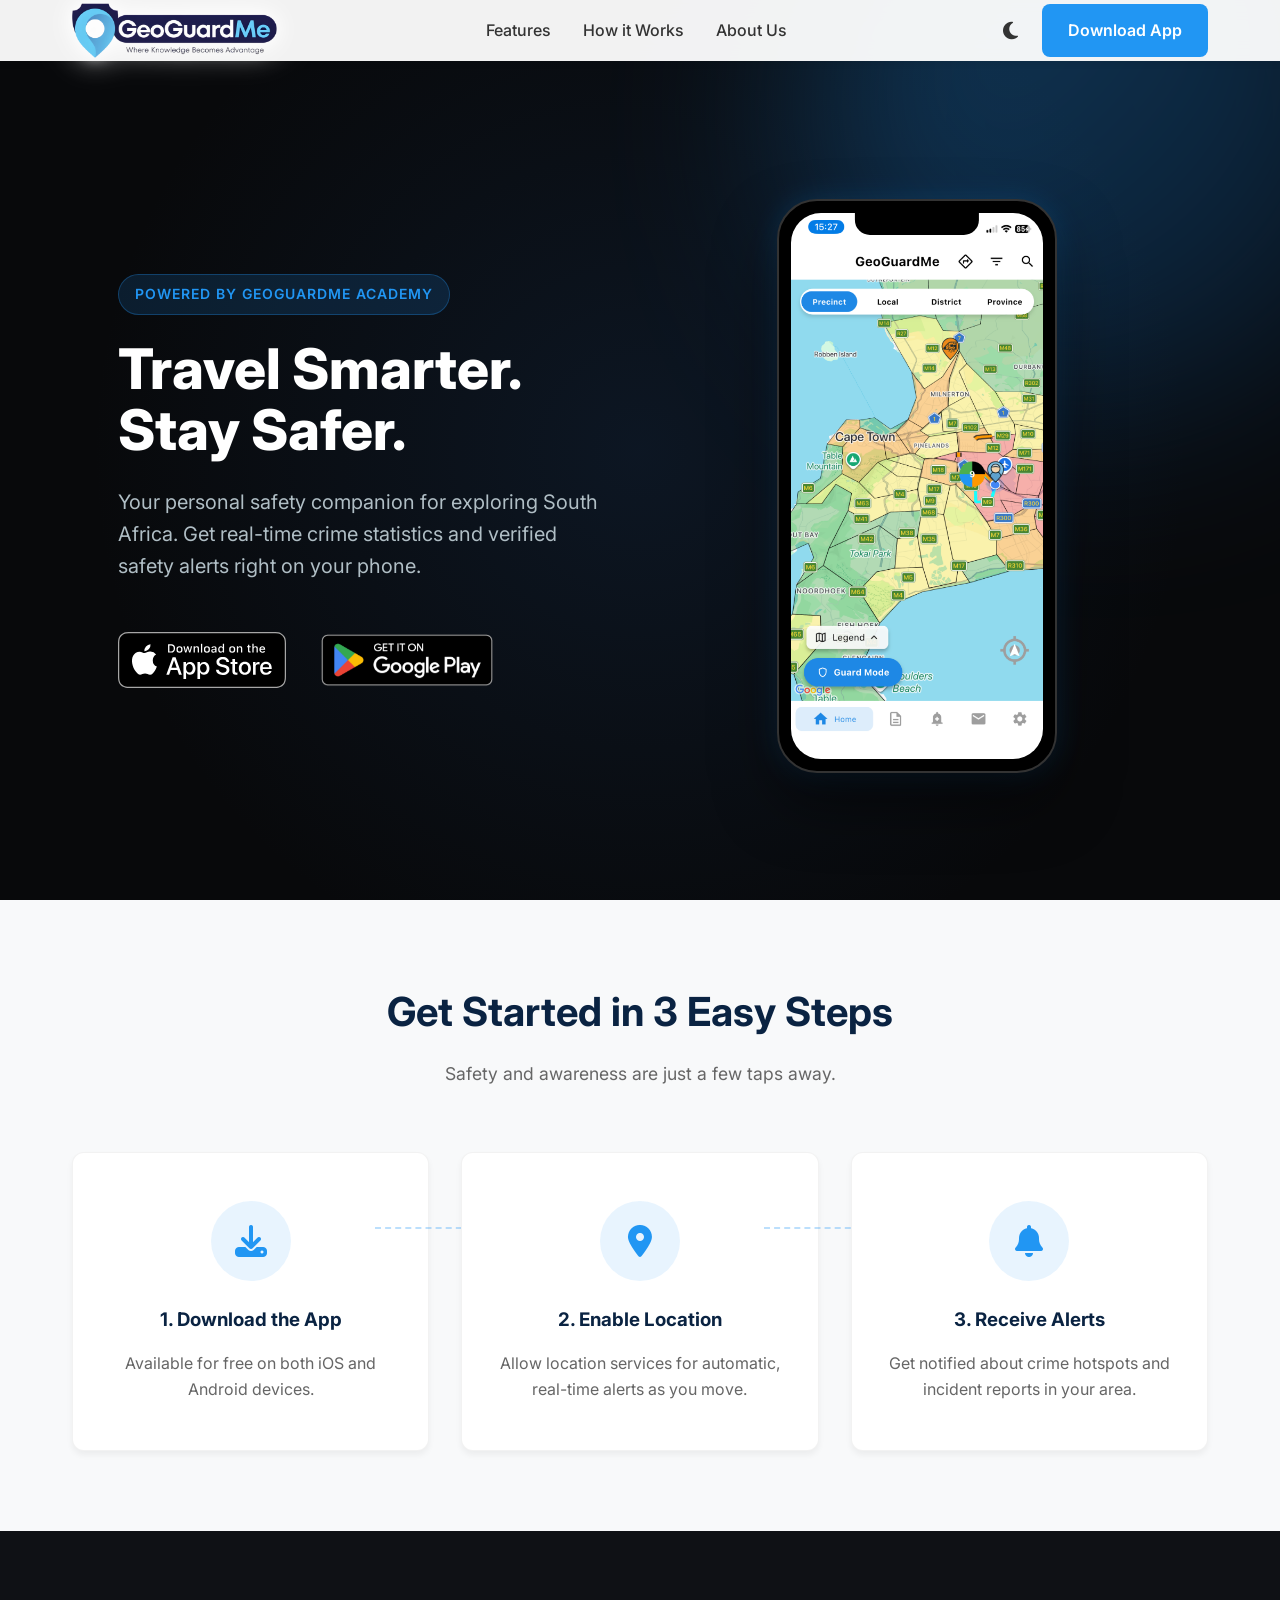
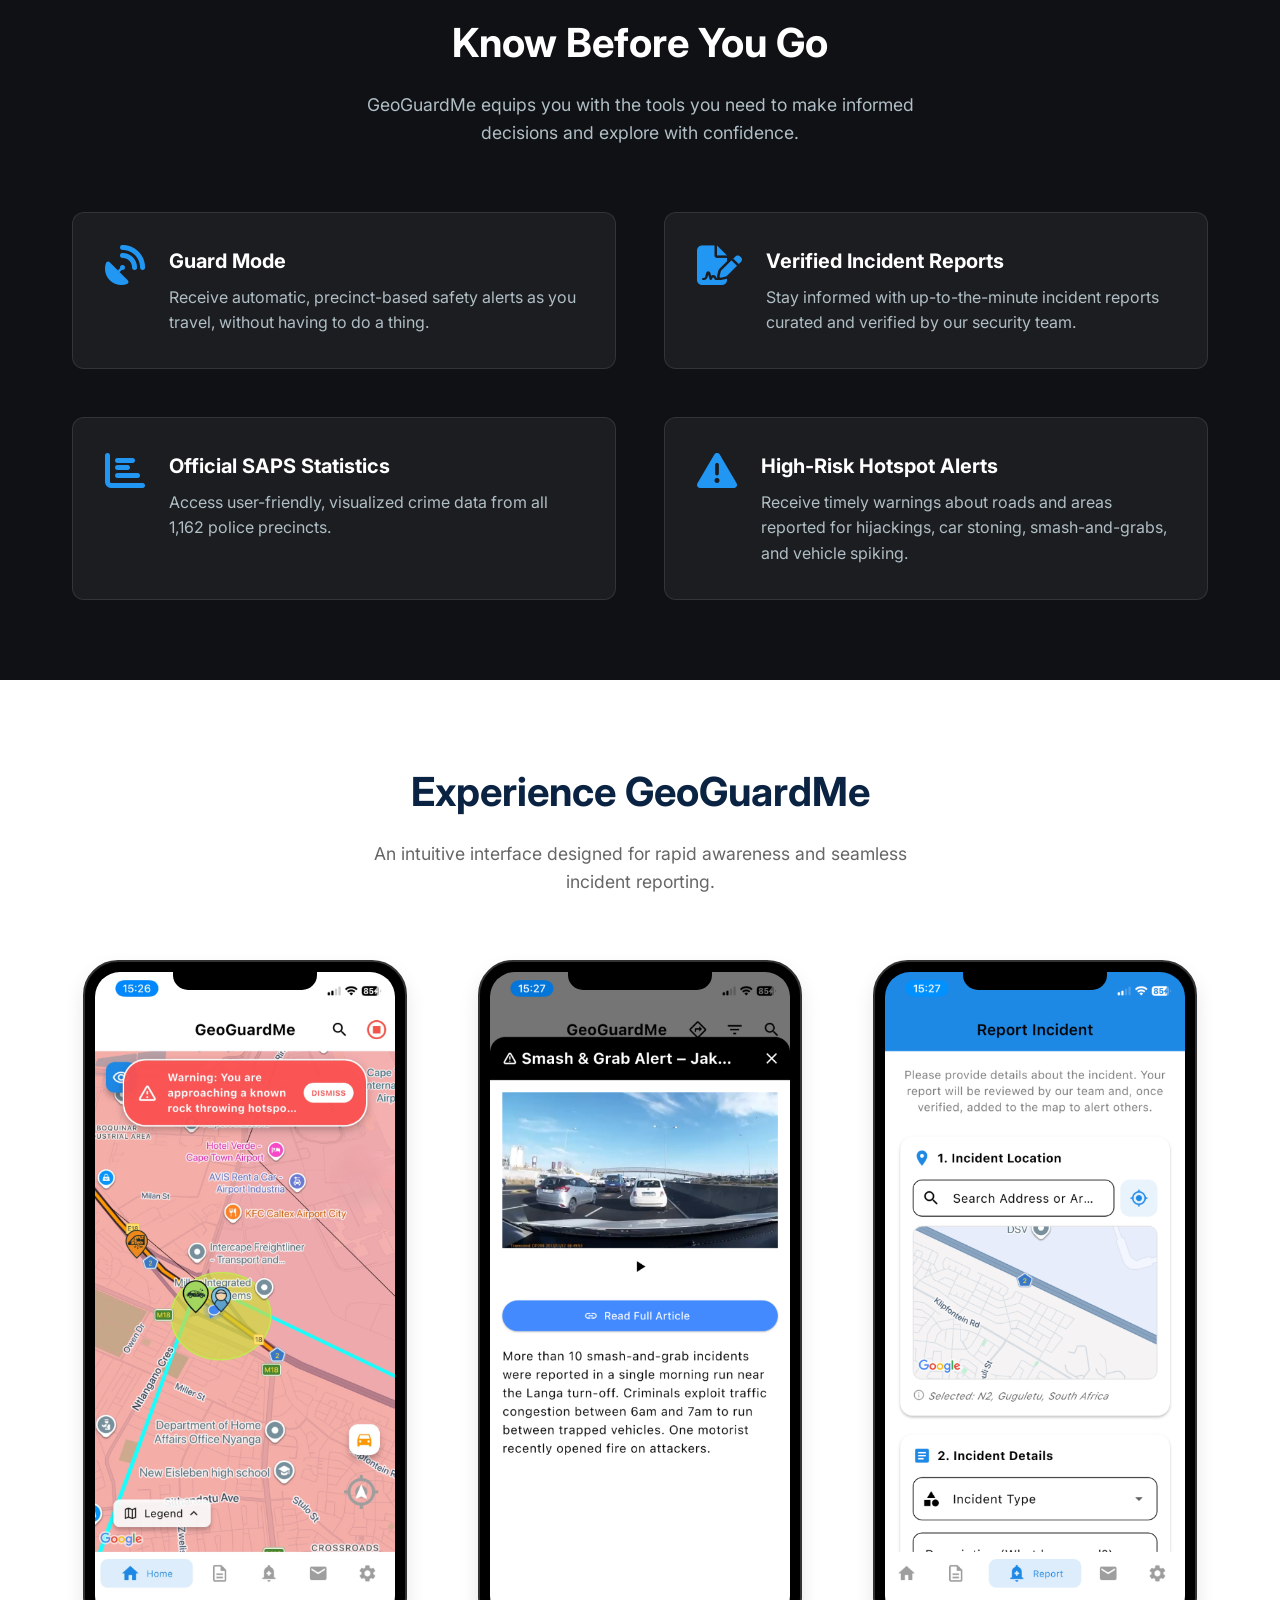
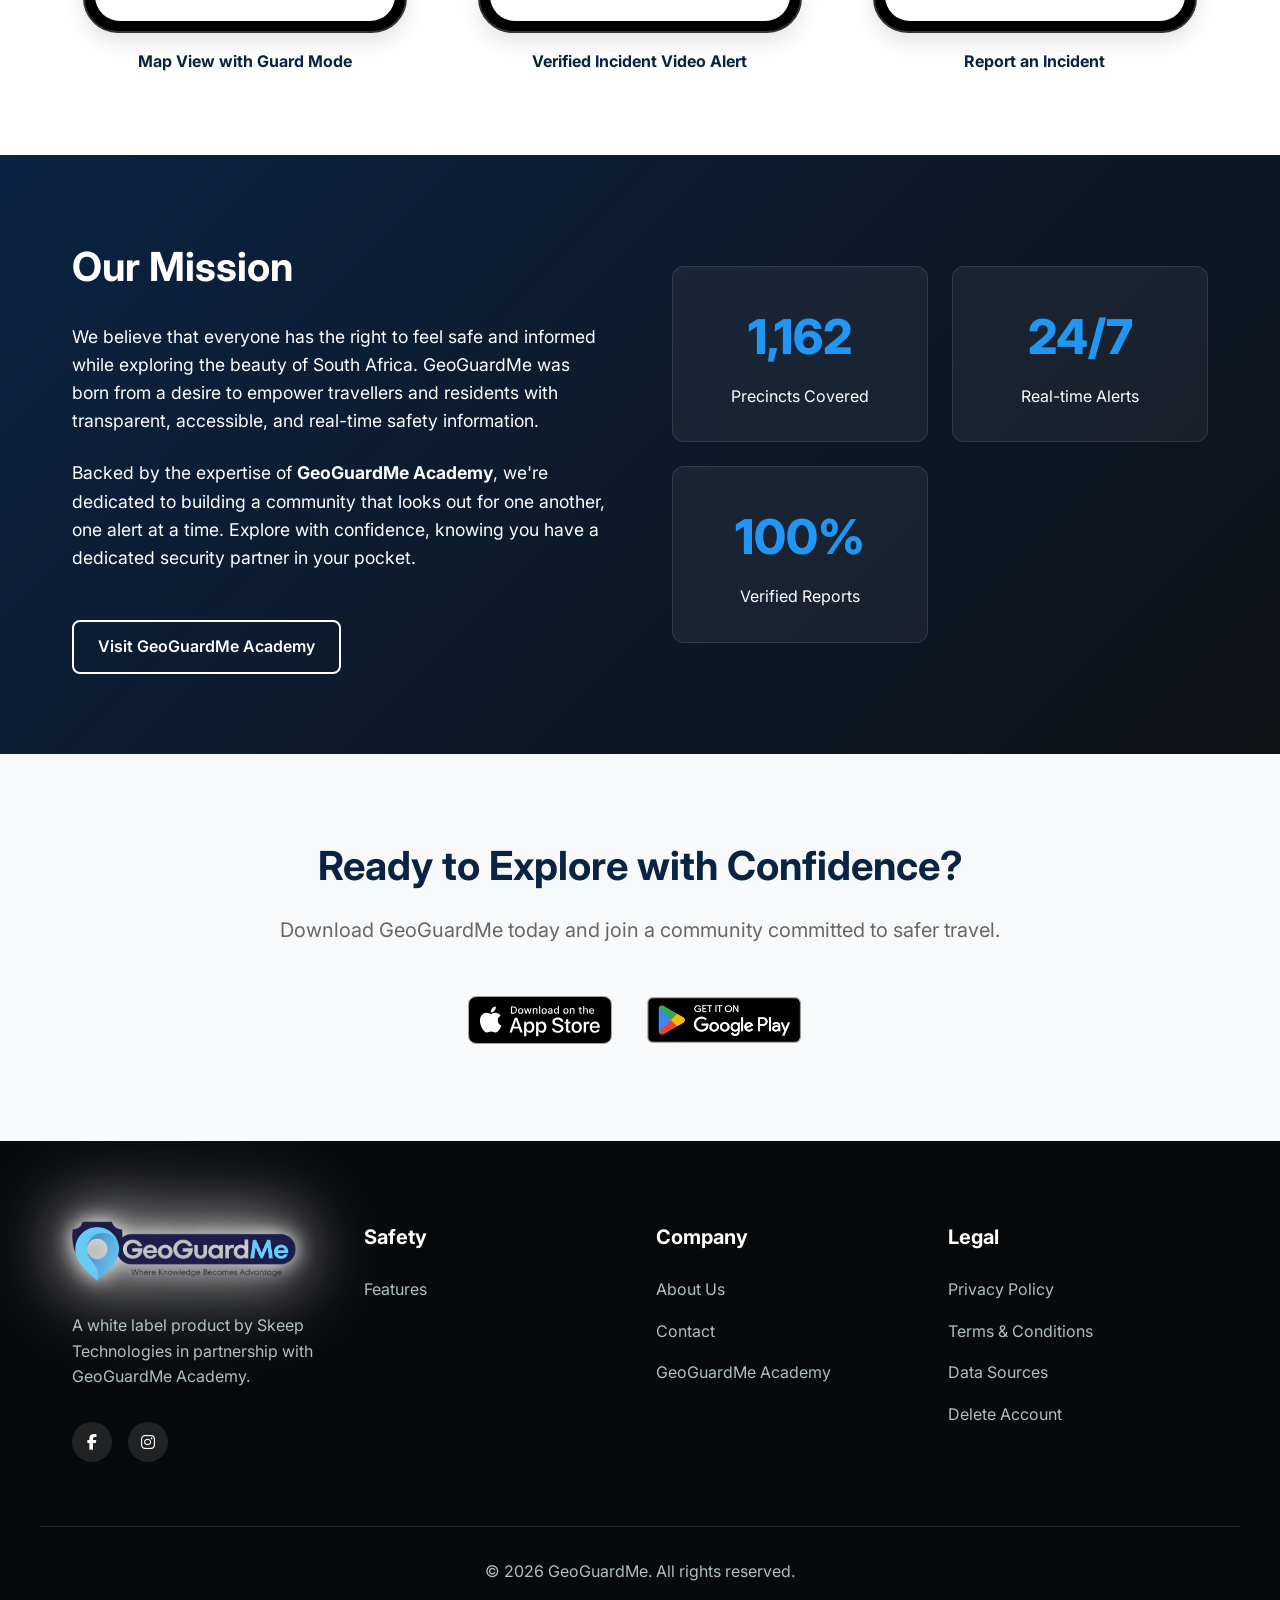
<file: index.html>
<!DOCTYPE html>
<html lang="en">

<head>
    <meta charset="UTF-8">
    <meta name="viewport" content="width=device-width, initial-scale=1.0">
    <meta name="color-scheme" content="light dark">
    <title>GeoGuardMe - Specialized Security Management</title>
    <meta name="description"
        content="GeoGuardMe, a white label personal safety companion by GeoGuardMe Academy. Get real-time crime statistics and verified safety alerts.">
    <link rel="stylesheet" href="style.css?bust=999">
    <link href="https://fonts.googleapis.com/css2?family=Inter:wght@300;400;500;600;700&display=swap" rel="stylesheet">
    <!-- Font Awesome for Icons -->
    <link rel="stylesheet" href="https://cdnjs.cloudflare.com/ajax/libs/font-awesome/6.4.0/css/all.min.css">
    <link rel="icon" type="image/png" href="assets/2.png">
</head>

<body>

    <!-- Header Navigation -->
    <header class="navbar">
        <div class="container nav-container">
            <a href="#" class="logo">
                <img src="assets/1_trim.png" alt="GeoGuardMe Logo" class="logo-img">
            </a>

            <nav class="nav-links">
                <a href="#features">Features</a>
                <a href="#how-it-works">How it Works</a>
                <a href="#about">About Us</a>
            </nav>

            <div class="nav-actions">
                <button id="theme-toggle" class="theme-toggle-btn" aria-label="Toggle dark mode">
                    <i class="fas fa-moon"></i>
                </button>
                <a href="#download" class="btn btn-primary">Download App</a>
                <button class="mobile-menu-btn"><i class="fas fa-bars"></i></button>
            </div>
        </div>
    </header>

    <!-- Mobile Menu Overlay -->
    <div class="mobile-menu-overlay">
        <div class="mobile-close"><i class="fas fa-times"></i></div>
        <nav class="mobile-links">
            <a href="#features">Features</a>
            <a href="#how-it-works">How it Works</a>
            <a href="#about">About Us</a>
            <a href="#download" class="btn btn-primary mobile-btn">Download App</a>
        </nav>
    </div>

    <!-- Hero Section -->
    <section class="hero" id="home">
        <div class="hero-overlay"></div>
        <div class="container hero-content">
            <div class="hero-text">
                <span class="badge">Powered by GeoGuardMe Academy</span>
                <h1>Travel Smarter. Stay Safer.</h1>
                <p>Your personal safety companion for exploring South Africa. Get real-time crime statistics and
                    verified safety alerts right on your phone.</p>
                <div class="hero-buttons">
                    <a href="https://apps.apple.com/za/app/geoguardme/id6760608183" target="_blank" rel="noopener" class="store-badge-link">
                        <span class="magnetic-content inline-block transition-transform duration-200 ease-out">
                            <img src="assets/app-store-badge.svg" alt="Download on the App Store"
                                style="height: 56px; width: auto;">
                        </span>
                    </a>
                    <a href="https://play.google.com/store/apps/details?id=com.skeeptechnologies.smspecializedsecurity" target="_blank" rel="noopener" class="store-badge-link">
                        <span class="magnetic-content inline-block transition-transform duration-200 ease-out">
                            <img src="assets/google-play-badge.png" alt="Get it on Google Play"
                                style="height: 76px; width: auto;">
                        </span>
                    </a>
                </div>
            </div>
            <div class="hero-image">
                <div class="hero-mockup">
                    <div class="iphone-frame">
                        <div class="iphone-notch"></div>
                        <img src="assets/screenshot_map_alert.png" alt="GeoGuardMe App Map View" class="app-screenshot">
                    </div>
                </div>
            </div>
        </div>
    </section>

    <!-- Steps Section -->
    <section class="steps section" id="how-it-works">
        <div class="container section-header">
            <h2>Get Started in 3 Easy Steps</h2>
            <p>Safety and awareness are just a few taps away.</p>
        </div>
        <div class="container steps-grid">
            <div class="step-card">
                <div class="step-icon"><i class="fas fa-download"></i></div>
                <h3>1. Download the App</h3>
                <p>Available for free on both iOS and Android devices.</p>
            </div>
            <div class="step-card">
                <div class="step-icon"><i class="fas fa-map-marker-alt"></i></div>
                <h3>2. Enable Location</h3>
                <p>Allow location services for automatic, real-time alerts as you move.</p>
            </div>
            <div class="step-card">
                <div class="step-icon"><i class="fas fa-bell"></i></div>
                <h3>3. Receive Alerts</h3>
                <p>Get notified about crime hotspots and incident reports in your area.</p>
            </div>
        </div>
    </section>

    <!-- Features Section -->
    <section class="features section bg-dark" id="features">
        <div class="container section-header">
            <h2>Know Before You Go</h2>
            <p>GeoGuardMe equips you with the tools you need to make informed decisions and explore with confidence.</p>
        </div>
        <div class="container features-grid">
            <div class="feature-item">
                <i class="fas fa-satellite-dish feature-icon"></i>
                <div>
                    <h3>Guard Mode</h3>
                    <p>Receive automatic, precinct-based safety alerts as you travel, without having to do a thing.</p>
                </div>
            </div>
            <div class="feature-item">
                <i class="fas fa-file-signature feature-icon"></i>
                <div>
                    <h3>Verified Incident Reports</h3>
                    <p>Stay informed with up-to-the-minute incident reports curated and verified by our security team.
                    </p>
                </div>
            </div>
            <div class="feature-item">
                <i class="fas fa-chart-bar feature-icon"></i>
                <div>
                    <h3>Official SAPS Statistics</h3>
                    <p>Access user-friendly, visualized crime data from all 1,162 police precincts.</p>
                </div>
            </div>
            <div class="feature-item">
                <i class="fas fa-exclamation-triangle feature-icon"></i>
                <div>
                    <h3>High-Risk Hotspot Alerts</h3>
                    <p>Receive timely warnings about roads and areas reported for hijackings, car stoning,
                        smash-and-grabs, and vehicle spiking.</p>
                </div>
            </div>
        </div>
    </section>

    <!-- App Screenshots Section -->
    <section class="app-screenshots section bg-white" id="preview">
        <div class="container section-header">
            <h2>Experience GeoGuardMe</h2>
            <p>An intuitive interface designed for rapid awareness and seamless incident reporting.</p>
        </div>
        <div class="container screenshots-grid">
            <div class="screenshot-wrap fade-in-element">
                <div class="iphone-frame gallery-frame">
                    <div class="iphone-notch"></div>
                    <img src="assets/screenshot_map_view.png" alt="Map View with Guard Mode"
                        class="app-screenshot-thumbnail">
                </div>
                <h4 class="mt-2 text-center" style="margin-top: 1rem; color: var(--primary);">Map View with Guard Mode
                </h4>
            </div>
            <div class="screenshot-wrap fade-in-element" style="transition-delay: 0.2s;">
                <div class="iphone-frame gallery-frame">
                    <div class="iphone-notch"></div>
                    <img src="assets/screenshot_video_alert.png" alt="Verified Incident Video Alert"
                        class="app-screenshot-thumbnail">
                </div>
                <h4 class="mt-2 text-center" style="margin-top: 1rem; color: var(--primary);">Verified Incident Video
                    Alert</h4>
            </div>
            <div class="screenshot-wrap fade-in-element" style="transition-delay: 0.4s;">
                <div class="iphone-frame gallery-frame">
                    <div class="iphone-notch"></div>
                    <img src="assets/screenshot_report.png" alt="Report an Incident" class="app-screenshot-thumbnail">
                </div>
                <h4 class="mt-2 text-center" style="margin-top: 1rem; color: var(--primary);">Report an Incident</h4>
            </div>
        </div>
    </section>

    <!-- About Section -->
    <section class="about section bg-gradient" id="about">
        <div class="container about-container">
            <div class="about-text">
                <h2>Our Mission</h2>
                <p>We believe that everyone has the right to feel safe and informed while exploring the beauty of South
                    Africa. GeoGuardMe was born from a desire to empower travellers and residents with transparent,
                    accessible, and real-time safety information.</p>
                <p>Backed by the expertise of <strong>GeoGuardMe Academy</strong>, we're dedicated to building a
                    community that looks out for one another, one alert at a time. Explore with confidence, knowing you
                    have a dedicated security partner in your pocket.</p>
                <a href="index.html" class="btn btn-outline"
                    style="margin-top: 1.5rem;">Visit GeoGuardMe Academy</a>
            </div>
            <div class="about-stats">
                <div class="stat-box">
                    <h3>1,162</h3>
                    <p>Precincts Covered</p>
                </div>
                <div class="stat-box">
                    <h3>24/7</h3>
                    <p>Real-time Alerts</p>
                </div>
                <div class="stat-box">
                    <h3>100%</h3>
                    <p>Verified Reports</p>
                </div>
            </div>
        </div>
    </section>

    <!-- CTA Section -->
    <section class="cta section" id="download">
        <div class="container cta-container">
            <h2>Ready to Explore with Confidence?</h2>
            <p>Download GeoGuardMe today and join a community committed to safer travel.</p>
            <div class="hero-buttons" style="justify-content: center;">
                <a href="https://apps.apple.com/za/app/geoguardme/id6760608183" target="_blank" rel="noopener" class="store-badge-link">
                    <span class="magnetic-content inline-block transition-transform duration-200 ease-out">
                        <img src="assets/app-store-badge.svg" alt="Download on the App Store"
                            style="height: 48px; width: auto;">
                    </span>
                </a>
                <a href="https://play.google.com/store/apps/details?id=com.skeeptechnologies.smspecializedsecurity" target="_blank" rel="noopener" class="store-badge-link">
                    <span class="magnetic-content inline-block transition-transform duration-200 ease-out">
                        <img src="assets/google-play-badge.png" alt="Get it on Google Play"
                            style="height: 68px; width: auto;">
                    </span>
                </a>
            </div>
        </div>
    </section>

    <!-- Footer -->
    <footer class="footer">
        <div class="container footer-content">
            <div class="footer-brand">
                <div class="logo">
                    <img src="assets/1_trim.png" alt="GeoGuardMe Logo" class="logo-footer">
                </div>
                <p>A white label product by Skeep Technologies in partnership with GeoGuardMe Academy.</p>
                <div class="social-links">
                    <a href="https://www.facebook.com/share/1ApBWwnpJp/" target="_blank" rel="noopener" aria-label="Facebook"><i class="fab fa-facebook-f"></i></a>
                    <a href="https://www.instagram.com/geoguardme?utm_source=qr&igsh=MXU4YjBucmU3c2sxZg==" target="_blank" rel="noopener" aria-label="Instagram"><i class="fab fa-instagram"></i></a>
                </div>
            </div>
            <div class="footer-links">
                <h4>Safety</h4>
                <a href="#features">Features</a>
            </div>
            <div class="footer-links">
                <h4>Company</h4>
                <a href="#about">About Us</a>
                <a href="contact.html">Contact</a>
                <a href="index.html">GeoGuardMe Academy</a>
            </div>
            <div class="footer-links">
                <h4>Legal</h4>
                <a href="privacy-policy.html">Privacy Policy</a>
                <a href="terms-and-conditions.html">Terms & Conditions</a>
                <a href="data-sources.html">Data Sources</a>
                <a href="delete-account.html">Delete Account</a>
            </div>
        </div>
        <div class="container footer-bottom">
            <p>&copy; 2026 GeoGuardMe. All rights reserved.</p>
        </div>
    </footer>
    <script src="main.js?v=1.1"></script>
</body>

</html>
</file>
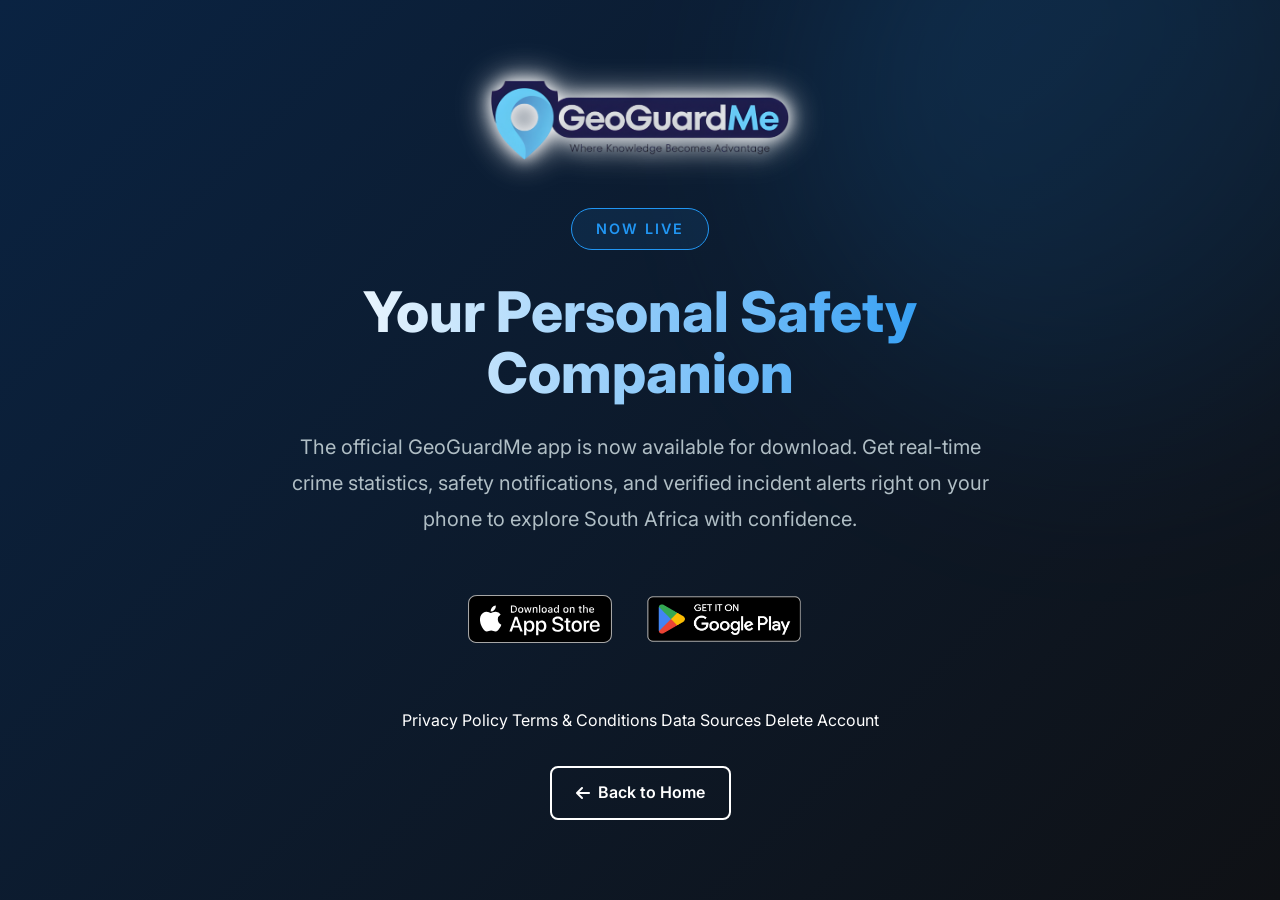
<file: coming-soon.html>
<!DOCTYPE html>
<html lang="en">

<head>
    <meta charset="UTF-8">
    <meta name="viewport" content="width=device-width, initial-scale=1.0">
    <meta name="color-scheme" content="light dark">
    <title>Coming Soon - GeoGuardMe</title>
    <meta name="description" content="GeoGuardMe is launching soon. Get ready for real-time safety alerts and crime statistics in South Africa.">
    <link href="https://fonts.googleapis.com/css2?family=Inter:wght@300;400;500;600;700&display=swap" rel="stylesheet">
    <!-- Font Awesome for Icons -->
    <link rel="stylesheet" href="https://cdnjs.cloudflare.com/ajax/libs/font-awesome/6.4.0/css/all.min.css">
    <link rel="stylesheet" href="style.css?v=1.1">
    <link rel="icon" type="image/png" href="assets/2.png">
    <style>
        .coming-soon-hero {
            min-height: 100vh;
            display: flex;
            align-items: center;
            justify-content: center;
            background: linear-gradient(135deg, var(--primary) 0%, var(--dark) 100%);
            color: var(--white);
            text-align: center;
            padding: 2rem;
            position: relative;
            overflow: hidden;
        }

        .coming-soon-hero::before {
            content: '';
            position: absolute;
            top: -20%;
            right: -10%;
            width: 600px;
            height: 600px;
            border-radius: 50%;
            background: linear-gradient(135deg, var(--accent), var(--primary));
            filter: blur(100px);
            opacity: 0.2;
            z-index: 0;
        }

        .coming-soon-content {
            position: relative;
            z-index: 1;
            max-width: 700px;
            animation: fadeIn 1s ease-out;
        }

        .coming-soon-content .logo {
            margin: 0 auto 3rem;
            display: flex;
            justify-content: center;
        }

        .coming-soon-content .logo-img {
            height: 80px;
            width: auto;
        }

        .coming-soon-content h1 {
            font-size: 3.5rem;
            font-weight: 800;
            line-height: 1.1;
            margin-bottom: 1.5rem;
            background: linear-gradient(to right, var(--white), var(--accent));
            -webkit-background-clip: text;
            background-clip: text;
            -webkit-text-fill-color: transparent;
        }

        .coming-soon-content p {
            font-size: 1.25rem;
            color: var(--text-light);
            margin-bottom: 3rem;
            line-height: 1.8;
        }

        .construction-badge {
            display: inline-block;
            padding: 0.5rem 1.5rem;
            background: rgba(33, 150, 243, 0.1);
            border: 1px solid var(--accent);
            color: var(--accent);
            border-radius: 50px;
            font-weight: 600;
            text-transform: uppercase;
            letter-spacing: 2px;
            font-size: 0.9rem;
            margin-bottom: 2rem;
        }

        .back-home {
            margin-top: 2rem;
        }

        @media (max-width: 768px) {
            .coming-soon-content h1 {
                font-size: 2.5rem;
            }
            .coming-soon-content p {
                font-size: 1.1rem;
            }
        }

        @keyframes fadeIn {
            from { opacity: 0; transform: translateY(20px); }
            to { opacity: 1; transform: translateY(0); }
        }
    </style>
</head>

<body>
    <section class="coming-soon-hero">
        <div class="coming-soon-content">
            <a href="index.html" class="logo">
                <img src="assets/1_trim.png" alt="GeoGuardMe Logo" class="logo-img">
            </a>
            
            <div class="construction-badge" style="border-color: var(--accent); color: var(--accent); background: rgba(33, 150, 243, 0.1);">Now Live</div>
            
            <h1>Your Personal Safety Companion</h1>
            
            <p>The official GeoGuardMe app is now available for download. Get real-time crime statistics, safety notifications, and verified incident alerts right on your phone to explore South Africa with confidence.</p>
            
            <div class="hero-buttons" style="justify-content: center; margin-bottom: 3rem;">
                <a href="https://apps.apple.com/za/app/geoguardme/id6760608183" target="_blank" rel="noopener" class="store-badge-link">
                    <span class="magnetic-content inline-block transition-transform duration-200 ease-out">
                        <img src="assets/app-store-badge.svg" alt="Download on the App Store"
                            style="height: 48px; width: auto;">
                    </span>
                </a>
                <a href="https://play.google.com/store/apps/details?id=com.skeeptechnologies.smspecializedsecurity" target="_blank" rel="noopener" class="store-badge-link">
                    <span class="magnetic-content inline-block transition-transform duration-200 ease-out">
                        <img src="assets/google-play-badge.png" alt="Get it on Google Play"
                            style="height: 68px; width: auto;">
                    </span>
                </a>
            </div>

            <div class="legal-links">
                <a href="privacy-policy.html">Privacy Policy</a>
                <a href="terms-and-conditions.html">Terms & Conditions</a>
                <a href="data-sources.html">Data Sources</a>
                <a href="delete-account.html">Delete Account</a>
            </div>

            <div class="back-home">
                <a href="index.html" class="btn btn-outline">
                    <i class="fas fa-arrow-left"></i> Back to Home
                </a>
            </div>
        </div>
    </section>

    <!-- Theme Toggle & Interaction Script -->
    <script>
        // Simple dark mode support
        const theme = localStorage.getItem('theme') || 'light';
        document.documentElement.setAttribute('data-theme', theme);
    </script>
    <script src="main.js?v=1.1"></script>
</body>

</html>
</file>
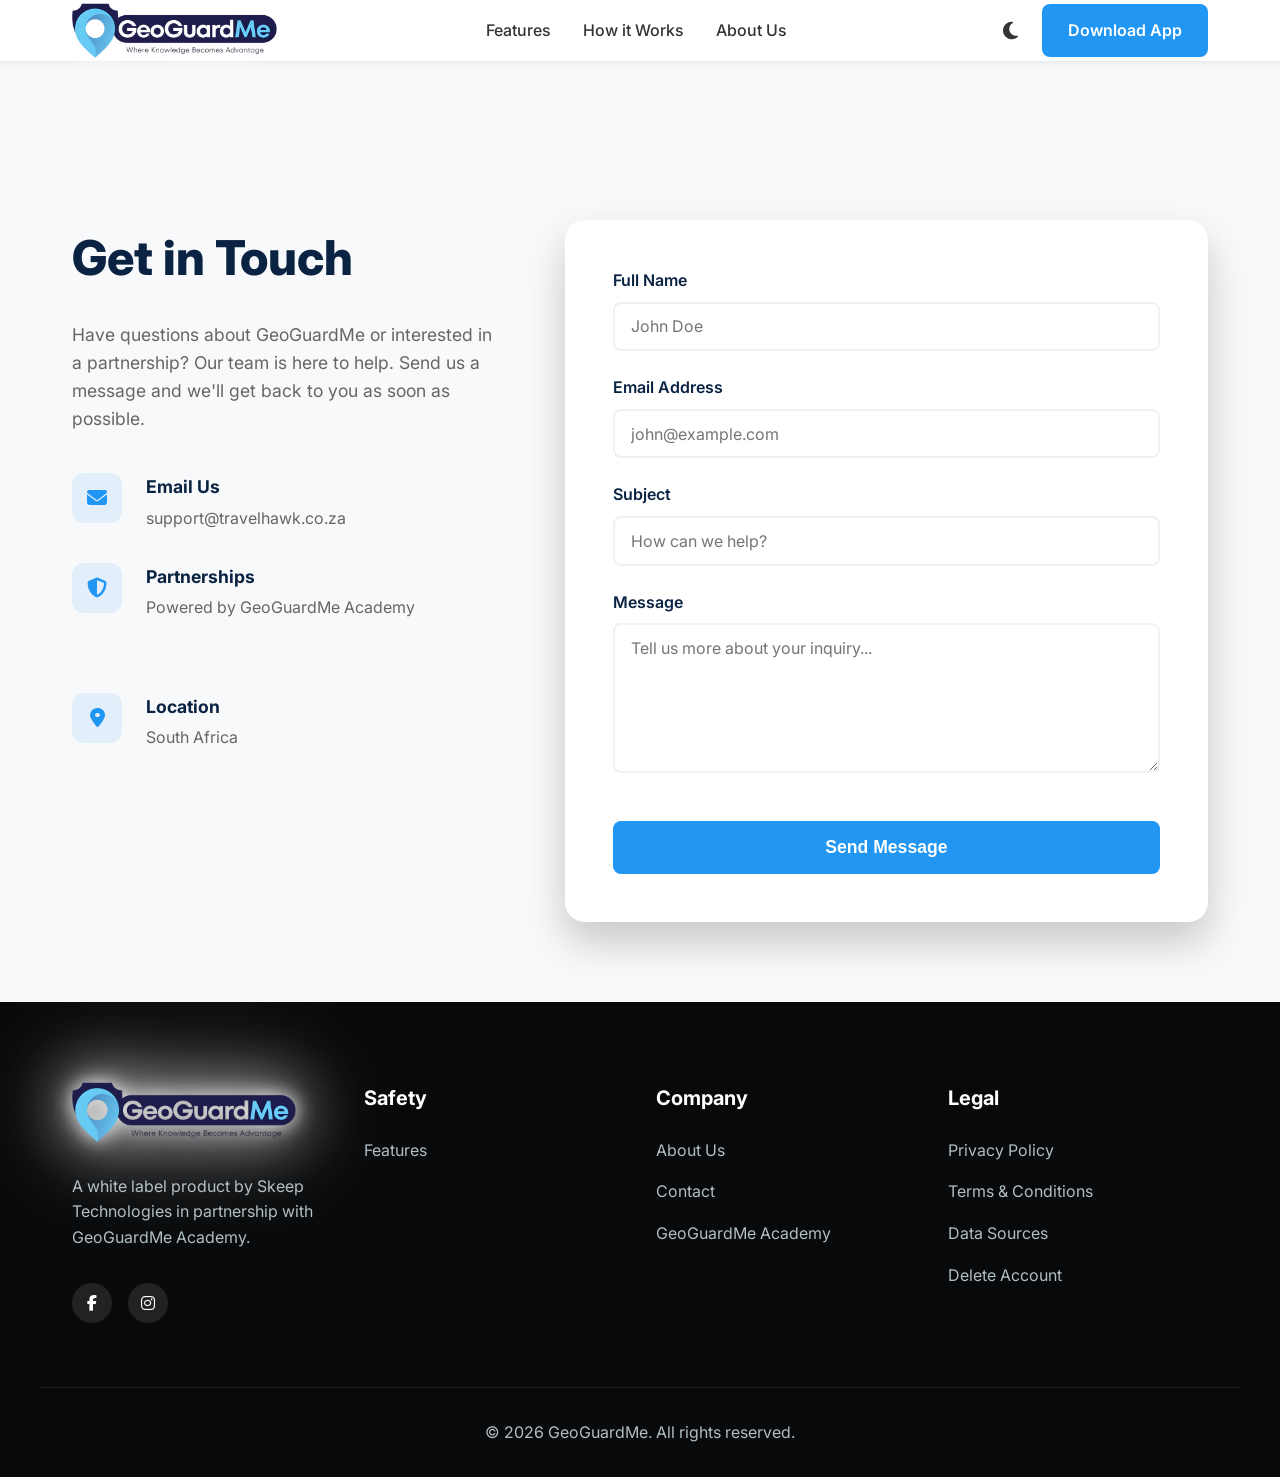
<file: contact.html>
<!DOCTYPE html>
<html lang="en">

<head>
    <meta charset="UTF-8">
    <meta name="viewport" content="width=device-width, initial-scale=1.0">
    <meta name="color-scheme" content="light dark">
    <title>Contact Us - GeoGuardMe</title>
    <link href="https://fonts.googleapis.com/css2?family=Inter:wght@400;500;600;700;800&display=swap" rel="stylesheet">
    <link rel="stylesheet" href="style.css?v=1.1">
    <!-- Font Awesome for Icons -->
    <link rel="stylesheet" href="https://cdnjs.cloudflare.com/ajax/libs/font-awesome/6.4.0/css/all.min.css">
    <link rel="icon" type="image/png" href="assets/2.png">
</head>

<body>
    <!-- Navigation -->
    <header class="navbar">
        <div class="container nav-container">
            <a href="index.html" class="logo">
                <img src="assets/1_trim.png" alt="GeoGuardMe Logo" class="logo-img">
            </a>

            <nav class="nav-links">
                <a href="index.html#features">Features</a>
                <a href="index.html#how-it-works">How it Works</a>
                <a href="index.html#about">About Us</a>
            </nav>

            <div class="nav-actions">
                <button id="theme-toggle" class="theme-toggle-btn" aria-label="Toggle dark mode">
                    <i class="fas fa-moon"></i>
                </button>
                <a href="index.html#download" class="btn btn-primary">Download App</a>
                <button class="mobile-menu-btn"><i class="fas fa-bars"></i></button>
            </div>
        </div>
    </header>

    <main class="container">
        <section class="contact-container">
            <div class="contact-info">
                <h1>Get in Touch</h1>
                <p>Have questions about GeoGuardMe or interested in a partnership? Our team is here to help. Send us a
                    message and we'll get back to you as soon as possible.</p>

                <div class="contact-methods">
                    <div class="contact-method">
                        <div class="method-icon">
                            <i class="fas fa-envelope"></i>
                        </div>
                        <div class="method-details">
                            <h3>Email Us</h3>
                            <a href="mailto:support@travelhawk.co.za">support@travelhawk.co.za</a>
                        </div>
                    </div>

                    <div class="contact-method">
                        <div class="method-icon">
                            <i class="fas fa-shield-alt"></i>
                        </div>
                        <div class="method-details">
                            <h3>Partnerships</h3>
                            <p>Powered by GeoGuardMe Academy</p>
                        </div>
                    </div>

                    <div class="contact-method">
                        <div class="method-icon">
                            <i class="fas fa-map-marker-alt"></i>
                        </div>
                        <div class="method-details">
                            <h3>Location</h3>
                            <p>South Africa</p>
                        </div>
                    </div>
                </div>
            </div>

            <div class="contact-form-card">
                <form id="contactForm">
                    <div class="form-group">
                        <label for="name">Full Name</label>
                        <input type="text" id="name" name="name" class="form-control" placeholder="John Doe" required>
                    </div>

                    <div class="form-group">
                        <label for="email">Email Address</label>
                        <input type="email" id="email" name="email" class="form-control" placeholder="john@example.com"
                            required>
                    </div>

                    <div class="form-group">
                        <label for="subject">Subject</label>
                        <input type="text" id="subject" name="subject" class="form-control"
                            placeholder="How can we help?" required>
                    </div>

                    <div class="form-group">
                        <label for="message">Message</label>
                        <textarea id="message" name="message" class="form-control"
                            placeholder="Tell us more about your inquiry..." required></textarea>
                    </div>

                    <button type="submit" class="submit-btn">Send Message</button>
                </form>
            </div>
        </section>
    </main>

    <!-- Footer -->
    <footer class="footer">
        <div class="container footer-content">
            <div class="footer-brand">
                <div class="logo">
                    <img src="assets/1_trim.png" alt="GeoGuardMe Logo" class="logo-footer">
                </div>
                <p>A white label product by Skeep Technologies in partnership with GeoGuardMe Academy.</p>
                <div class="social-links">
                    <a href="https://www.facebook.com/share/1ApBWwnpJp/" target="_blank" rel="noopener" aria-label="Facebook"><i class="fab fa-facebook-f"></i></a>
                    <a href="https://www.instagram.com/geoguardme?utm_source=qr&igsh=MXU4YjBucmU3c2sxZg==" target="_blank" rel="noopener" aria-label="Instagram"><i class="fab fa-instagram"></i></a>
                </div>
            </div>
            <div class="footer-links">
                <h4>Safety</h4>
                <a href="index.html#features">Features</a>
            </div>
            <div class="footer-links">
                <h4>Company</h4>
                <a href="index.html#about">About Us</a>
                <a href="contact.html">Contact</a>
                <a href="index.html">GeoGuardMe Academy</a>
            </div>
            <div class="footer-links">
                <h4>Legal</h4>
                <a href="privacy-policy.html">Privacy Policy</a>
                <a href="terms-and-conditions.html">Terms & Conditions</a>
                <a href="data-sources.html">Data Sources</a>
                <a href="delete-account.html">Delete Account</a>
            </div>
        </div>
        <div class="container footer-bottom">
            <p>&copy; 2026 GeoGuardMe. All rights reserved.</p>
        </div>
    </footer>
    <script src="main.js?v=1.1"></script>
    <script>
        document.getElementById('contactForm').addEventListener('submit', function (e) {
            e.preventDefault();
            alert('Thank you for your message! This is a demo form, but in a real application, your inquiry would be sent to our team.');
            this.reset();
        });
    </script>
</body>

</html>
</file>
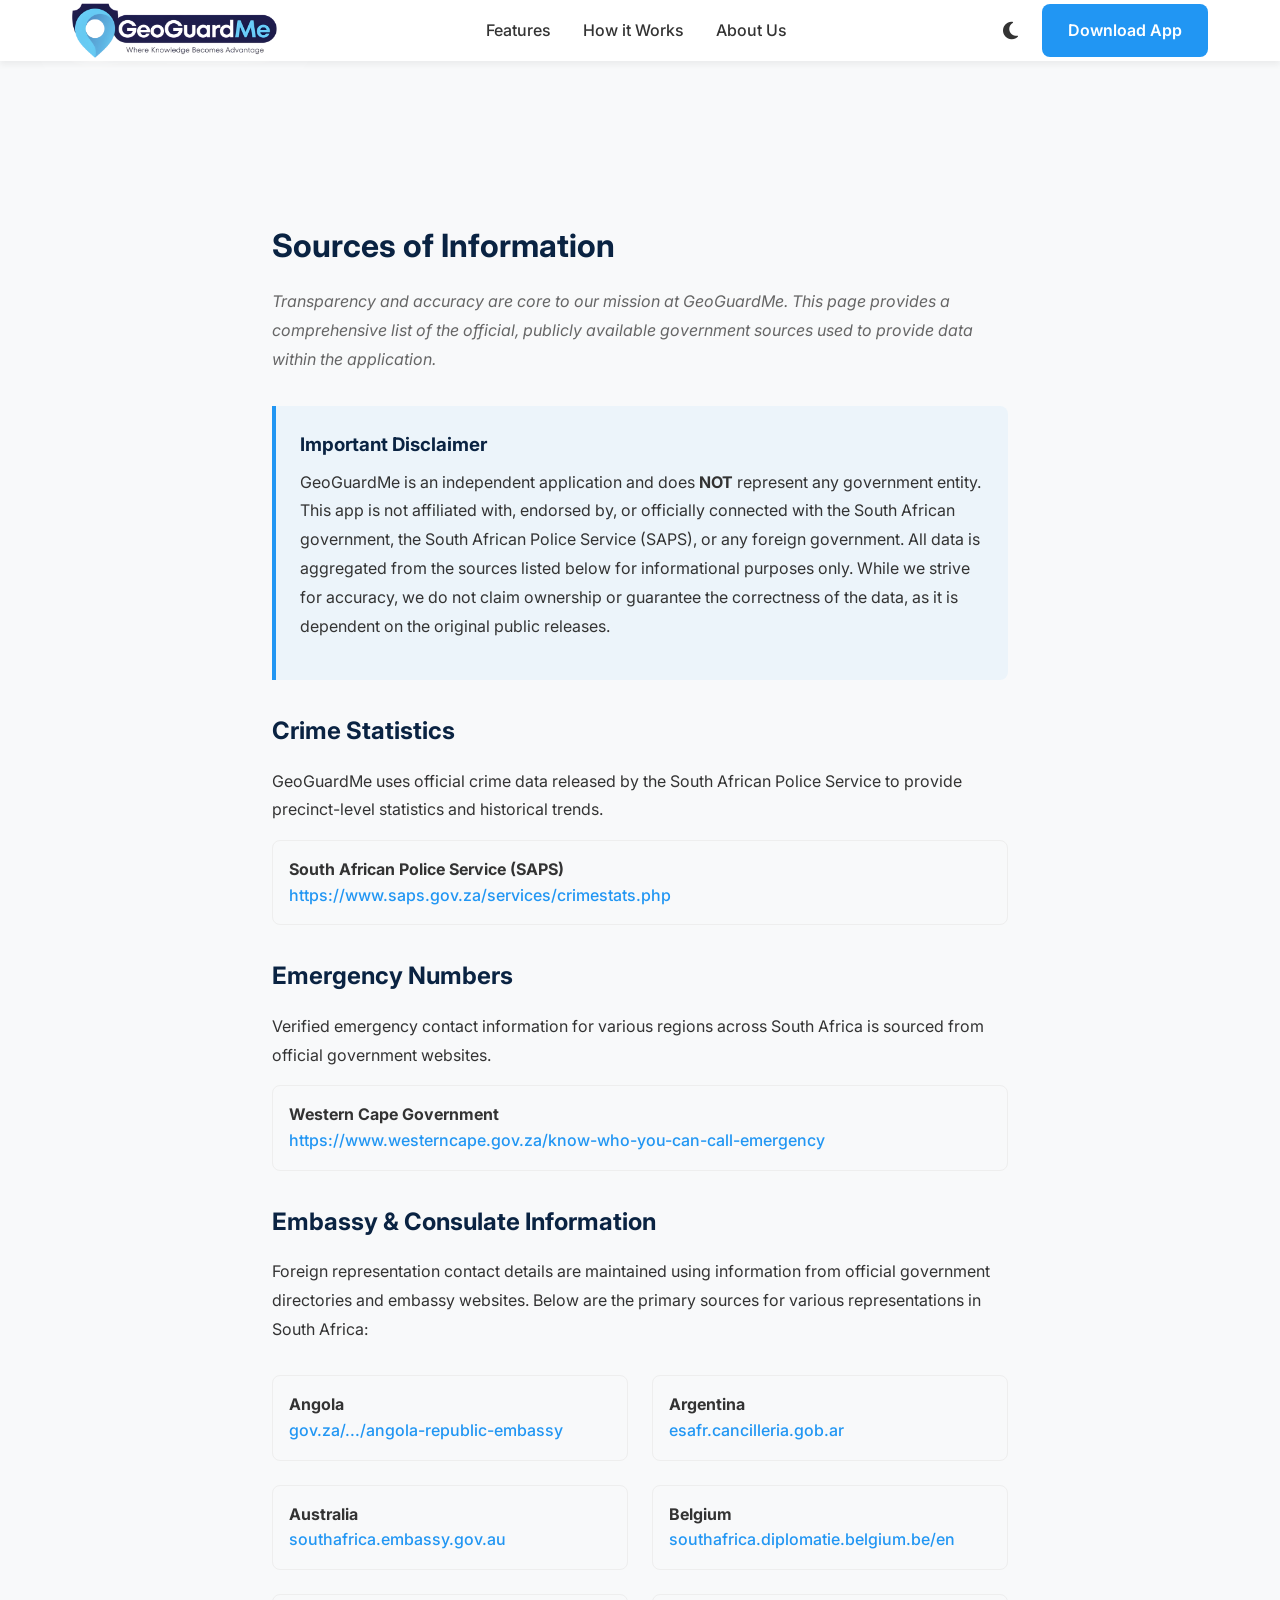
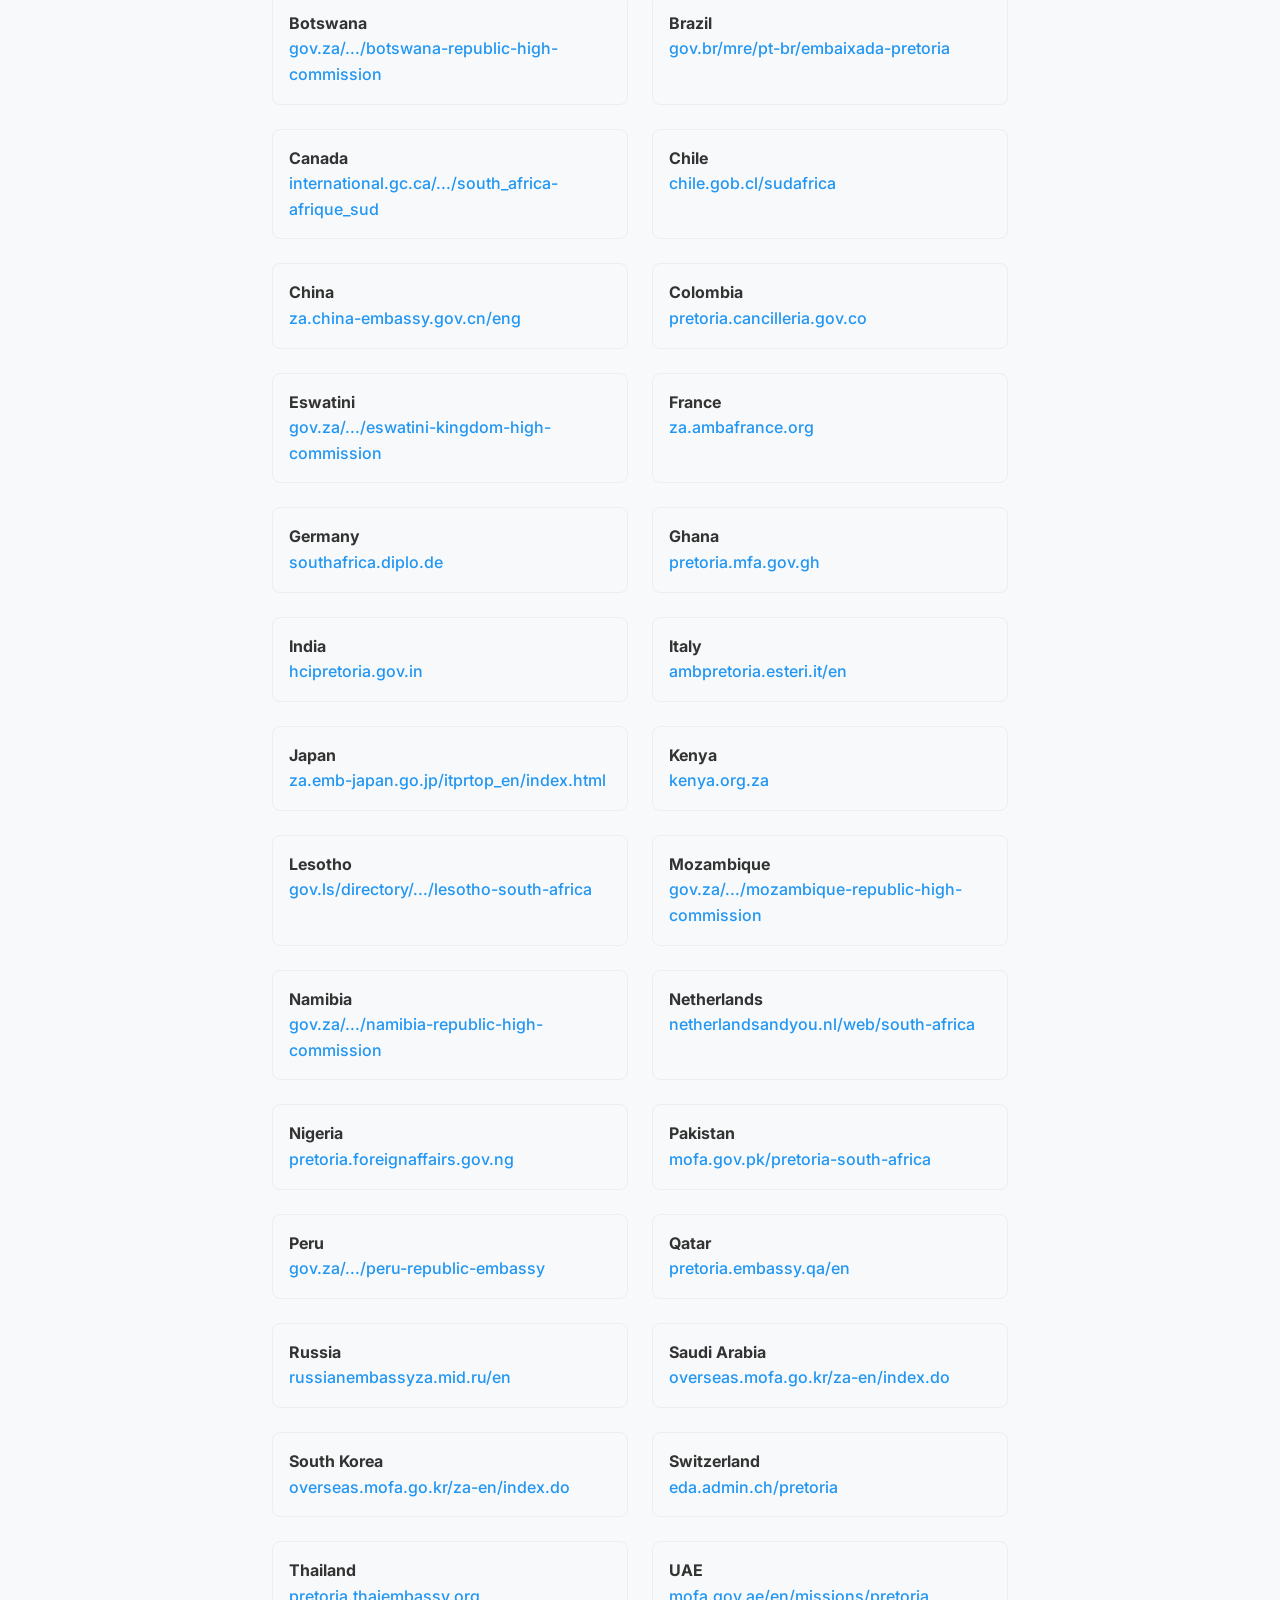
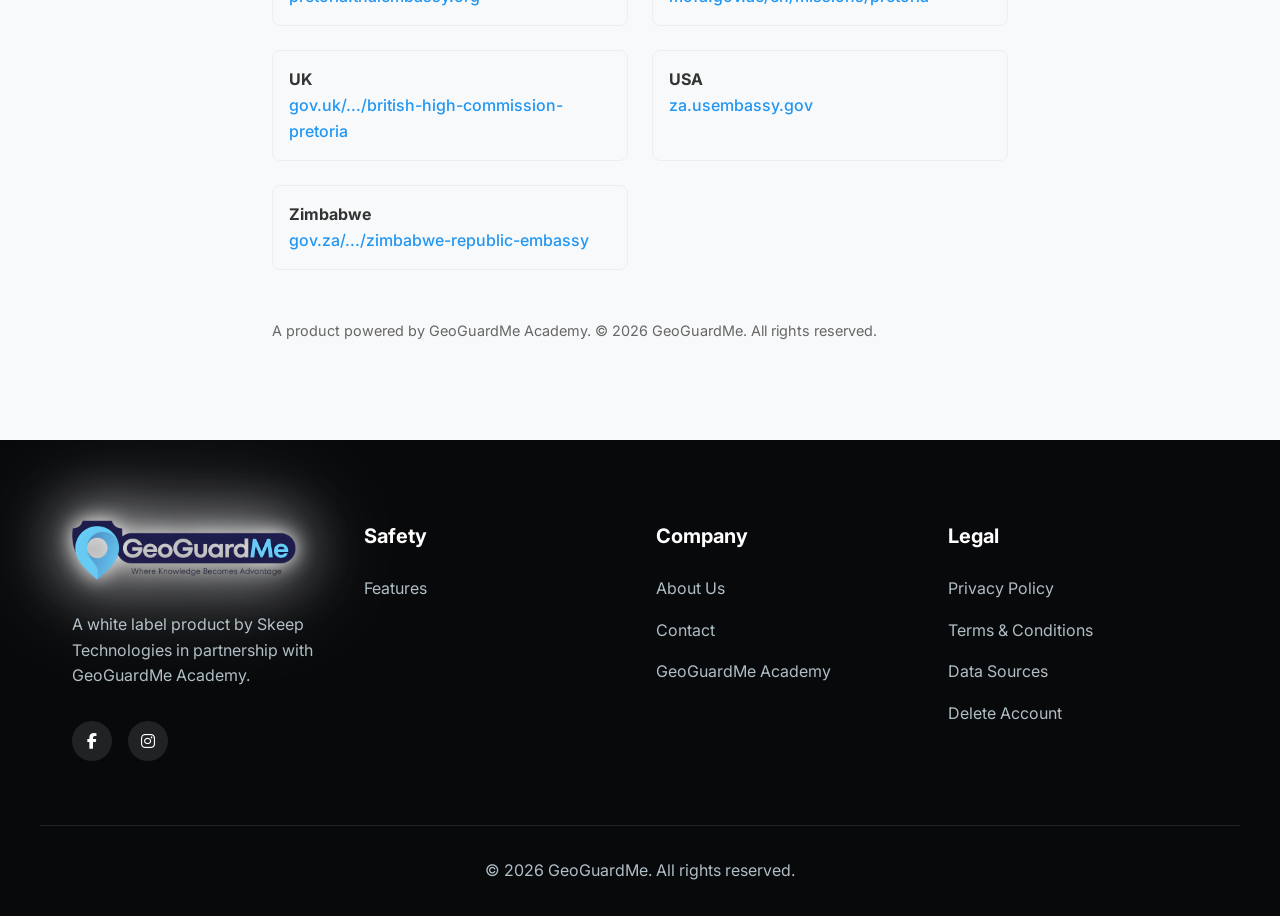
<file: data-sources.html>
<!DOCTYPE html>
<html lang="en">

<head>
    <meta charset="UTF-8">
    <meta name="viewport" content="width=device-width, initial-scale=1.0">
    <meta name="color-scheme" content="light dark">
    <title>Data Sources - GeoGuardMe</title>
    <link href="https://fonts.googleapis.com/css2?family=Inter:wght@400;500;600;700;800&display=swap" rel="stylesheet">
    <link rel="stylesheet" href="style.css?v=1.1">
    <!-- Font Awesome for Icons -->
    <link rel="stylesheet" href="https://cdnjs.cloudflare.com/ajax/libs/font-awesome/6.4.0/css/all.min.css">
    <style>
        .legal-content {
            padding-top: 220px;
            padding-bottom: 80px;
            max-width: 800px;
            margin: 0 auto;
        }

        .legal-content h1 {
            color: var(--primary);
            margin-bottom: 1rem;
        }

        .legal-content p.last-updated {
            color: var(--text-secondary);
            font-style: italic;
            margin-bottom: 2rem;
        }

        .legal-content h2 {
            color: var(--primary);
            margin-top: 2rem;
            margin-bottom: 1rem;
        }

        .legal-content p,
        .legal-content li {
            color: var(--text-primary);
            margin-bottom: 1rem;
            line-height: 1.8;
        }

        .legal-content ul {
            padding-left: 1.5rem;
            margin-bottom: 1rem;
        }

        .disclaimer-box {
            background-color: rgba(33, 150, 243, 0.05);
            border-left: 4px solid var(--accent);
            padding: 1.5rem;
            margin: 2rem 0;
            border-radius: 0 8px 8px 0;
        }

        .disclaimer-box h3 {
            color: var(--primary);
            margin-bottom: 0.5rem;
        }

        .source-grid {
            display: grid;
            grid-template-columns: 1fr 1fr;
            gap: 1.5rem;
            margin-top: 2rem;
        }

        @media (max-width: 600px) {
            .source-grid {
                grid-template-columns: 1fr;
            }
        }

        .source-item {
            padding: 1rem;
            border: 1px solid #eee;
            border-radius: 8px;
            transition: var(--transition);
        }

        .source-item:hover {
            box-shadow: var(--shadow-md);
            border-color: var(--accent);
        }

        .source-item a {
            color: var(--accent);
            font-weight: 500;
            text-decoration: none;
        }

        .source-item a:hover {
            text-decoration: underline;
        }
    </style>
    <link rel="icon" type="image/png" href="assets/2.png">
</head>

<body>
    <!-- Navigation -->
    <header class="navbar">
        <div class="container nav-container">
            <a href="index.html" class="logo">
                <img src="assets/1_trim.png" alt="GeoGuardMe Logo" class="logo-img">
            </a>

            <nav class="nav-links">
                <a href="index.html#features">Features</a>
                <a href="index.html#how-it-works">How it Works</a>
                <a href="index.html#about">About Us</a>
            </nav>

            <div class="nav-actions">
                <button id="theme-toggle" class="theme-toggle-btn" aria-label="Toggle dark mode">
                    <i class="fas fa-moon"></i>
                </button>
                <a href="index.html#download" class="btn btn-primary">Download App</a>
                <button class="mobile-menu-btn"><i class="fas fa-bars"></i></button>
            </div>
        </div>
    </header>

    <!-- Data Sources Content -->
    <main class="legal-content container">
        <h1>Sources of Information</h1>
        <p class="last-updated">Transparency and accuracy are core to our mission at GeoGuardMe. This page provides a
            comprehensive list of the official, publicly available government sources used to provide data within the
            application.</p>

        <div class="disclaimer-box">
            <h3>Important Disclaimer</h3>
            <p>GeoGuardMe is an independent application and does <strong>NOT</strong> represent any government entity.
                This app is not affiliated with, endorsed by, or officially connected with the South African government,
                the South African Police Service (SAPS), or any foreign government. All data is aggregated from the
                sources listed below for informational purposes only. While we strive for accuracy, we do not claim
                ownership or guarantee the correctness of the data, as it is dependent on the original public releases.
            </p>
        </div>

        <h2>Crime Statistics</h2>
        <p>GeoGuardMe uses official crime data released by the South African Police Service to provide precinct-level
            statistics and historical trends.</p>
        <div class="source-item">
            <strong>South African Police Service (SAPS)</strong><br>
            <a href="https://www.saps.gov.za/services/crimestats.php"
                target="_blank">https://www.saps.gov.za/services/crimestats.php</a>
        </div>

        <h2>Emergency Numbers</h2>
        <p>Verified emergency contact information for various regions across South Africa is sourced from official
            government websites.</p>
        <div class="source-item">
            <strong>Western Cape Government</strong><br>
            <a href="https://www.westerncape.gov.za/know-who-you-can-call-emergency"
                target="_blank">https://www.westerncape.gov.za/know-who-you-can-call-emergency</a>
        </div>

        <h2>Embassy & Consulate Information</h2>
        <p>Foreign representation contact details are maintained using information from official government directories
            and embassy websites. Below are the primary sources for various representations in South Africa:</p>

        <div class="source-grid">
            <div class="source-item">
                <strong>Angola</strong><br>
                <a href="https://www.gov.za/about-government/contact-directory/foreign-reps/angola-republic-embassy"
                    target="_blank">gov.za/.../angola-republic-embassy</a>
            </div>
            <div class="source-item">
                <strong>Argentina</strong><br>
                <a href="https://esafr.cancilleria.gob.ar/" target="_blank">esafr.cancilleria.gob.ar</a>
            </div>
            <div class="source-item">
                <strong>Australia</strong><br>
                <a href="https://southafrica.embassy.gov.au/" target="_blank">southafrica.embassy.gov.au</a>
            </div>
            <div class="source-item">
                <strong>Belgium</strong><br>
                <a href="https://southafrica.diplomatie.belgium.be/en"
                    target="_blank">southafrica.diplomatie.belgium.be/en</a>
            </div>
            <div class="source-item">
                <strong>Botswana</strong><br>
                <a href="https://www.gov.za/about-government/contact-directory/foreign-reps/botswana-republic-high-commission"
                    target="_blank">gov.za/.../botswana-republic-high-commission</a>
            </div>
            <div class="source-item">
                <strong>Brazil</strong><br>
                <a href="https://www.gov.br/mre/pt-br/embaixada-pretoria"
                    target="_blank">gov.br/mre/pt-br/embaixada-pretoria</a>
            </div>
            <div class="source-item">
                <strong>Canada</strong><br>
                <a href="https://www.international.gc.ca/country-pays/south_africa-afrique_sud/"
                    target="_blank">international.gc.ca/.../south_africa-afrique_sud</a>
            </div>
            <div class="source-item">
                <strong>Chile</strong><br>
                <a href="https://chile.gob.cl/sudafrica/" target="_blank">chile.gob.cl/sudafrica</a>
            </div>
            <div class="source-item">
                <strong>China</strong><br>
                <a href="http://za.china-embassy.gov.cn/eng/" target="_blank">za.china-embassy.gov.cn/eng</a>
            </div>
            <div class="source-item">
                <strong>Colombia</strong><br>
                <a href="https://www.gov.za/about-government/contact-directory/foreign-reps/colombia-republic-embassy"
                    target="_blank">pretoria.cancilleria.gov.co</a>
            </div>
            <div class="source-item">
                <strong>Eswatini</strong><br>
                <a href="https://www.gov.za/about-government/contact-directory/foreign-reps/eswatini-kingdom-high-commission"
                    target="_blank">gov.za/.../eswatini-kingdom-high-commission</a>
            </div>
            <div class="source-item">
                <strong>France</strong><br>
                <a href="https://za.ambafrance.org/" target="_blank">za.ambafrance.org</a>
            </div>
            <div class="source-item">
                <strong>Germany</strong><br>
                <a href="https://southafrica.diplo.de/" target="_blank">southafrica.diplo.de</a>
            </div>
            <div class="source-item">
                <strong>Ghana</strong><br>
                <a href="https://pretoria.mfa.gov.gh/" target="_blank">pretoria.mfa.gov.gh</a>
            </div>
            <div class="source-item">
                <strong>India</strong><br>
                <a href="https://www.hcipretoria.gov.in/" target="_blank">hcipretoria.gov.in</a>
            </div>
            <div class="source-item">
                <strong>Italy</strong><br>
                <a href="https://ambpretoria.esteri.it/en/" target="_blank">ambpretoria.esteri.it/en</a>
            </div>
            <div class="source-item">
                <strong>Japan</strong><br>
                <a href="https://www.za.emb-japan.go.jp/itprtop_en/index.html"
                    target="_blank">za.emb-japan.go.jp/itprtop_en/index.html</a>
            </div>
            <div class="source-item">
                <strong>Kenya</strong><br>
                <a href="https://kenya.org.za/" target="_blank">kenya.org.za</a>
            </div>
            <div class="source-item">
                <strong>Lesotho</strong><br>
                <a href="https://www.gov.ls/directory/high-commission-of-the-kingdom-of-lesotho-south-africa/"
                    target="_blank">gov.ls/directory/.../lesotho-south-africa</a>
            </div>
            <div class="source-item">
                <strong>Mozambique</strong><br>
                <a href="https://www.gov.za/about-government/contact-directory/foreign-reps/mozambique-republic-high-commission"
                    target="_blank">gov.za/.../mozambique-republic-high-commission</a>
            </div>
            <div class="source-item">
                <strong>Namibia</strong><br>
                <a href="https://www.gov.za/about-government/contact-directory/foreign-reps/namibia-republic-high-commission"
                    target="_blank">gov.za/.../namibia-republic-high-commission</a>
            </div>
            <div class="source-item">
                <strong>Netherlands</strong><br>
                <a href="https://www.netherlandsandyou.nl/web/south-africa"
                    target="_blank">netherlandsandyou.nl/web/south-africa</a>
            </div>
            <div class="source-item">
                <strong>Nigeria</strong><br>
                <a href="https://pretoria.foreignaffairs.gov.ng/" target="_blank">pretoria.foreignaffairs.gov.ng</a>
            </div>
            <div class="source-item">
                <strong>Pakistan</strong><br>
                <a href="https://mofa.gov.pk/pretoria-south-africa/"
                    target="_blank">mofa.gov.pk/pretoria-south-africa</a>
            </div>
            <div class="source-item">
                <strong>Peru</strong><br>
                <a href="https://www.gov.za/about-government/contact-directory/foreign-reps/peru-republic-embassy"
                    target="_blank">gov.za/.../peru-republic-embassy</a>
            </div>
            <div class="source-item">
                <strong>Qatar</strong><br>
                <a href="https://pretoria.embassy.qa/en" target="_blank">pretoria.embassy.qa/en</a>
            </div>
            <div class="source-item">
                <strong>Russia</strong><br>
                <a href="https://russianembassyza.mid.ru/en/" target="_blank">russianembassyza.mid.ru/en</a>
            </div>
            <div class="source-item">
                <strong>Saudi Arabia</strong><br>
                <a href="https://www.gov.za/about-government/contact-directory/foreign-reps/saudi-arabia-kingdom-royal-embassy"
                    target="_blank">overseas.mofa.go.kr/za-en/index.do</a>
            </div>
            <div class="source-item">
                <strong>South Korea</strong><br>
                <a href="https://overseas.mofa.go.kr/za-en/index.do"
                    target="_blank">overseas.mofa.go.kr/za-en/index.do</a>
            </div>
            <div class="source-item">
                <strong>Switzerland</strong><br>
                <a href="https://www.eda.admin.ch/pretoria" target="_blank">eda.admin.ch/pretoria</a>
            </div>
            <div class="source-item">
                <strong>Thailand</strong><br>
                <a href="https://pretoria.thaiembassy.org/" target="_blank">pretoria.thaiembassy.org</a>
            </div>
            <div class="source-item">
                <strong>UAE</strong><br>
                <a href="https://www.mofa.gov.ae/en/missions/pretoria"
                    target="_blank">mofa.gov.ae/en/missions/pretoria</a>
            </div>
            <div class="source-item">
                <strong>UK</strong><br>
                <a href="https://www.gov.uk/world/organisations/british-high-commission-pretoria"
                    target="_blank">gov.uk/.../british-high-commission-pretoria</a>
            </div>
            <div class="source-item">
                <strong>USA</strong><br>
                <a href="https://za.usembassy.gov/" target="_blank">za.usembassy.gov</a>
            </div>
            <div class="source-item">
                <strong>Zimbabwe</strong><br>
                <a href="https://www.gov.za/about-government/contact-directory/foreign-reps/zimbabwe-republic-embassy"
                    target="_blank">gov.za/.../zimbabwe-republic-embassy</a>
            </div>
        </div>

        <p style="margin-top: 3rem; font-size: 0.9em; color: var(--text-secondary);">A product powered by GeoGuardMe
            Academy. &copy; 2026 GeoGuardMe. All rights reserved.</p>
    </main>

    <!-- Footer -->
    <footer class="footer">
        <div class="container footer-content">
            <div class="footer-brand">
                <div class="logo">
                    <img src="assets/1_trim.png" alt="GeoGuardMe Logo" class="logo-footer">
                </div>
                <p>A white label product by Skeep Technologies in partnership with GeoGuardMe Academy.</p>
                <div class="social-links">
                    <a href="https://www.facebook.com/share/1ApBWwnpJp/" target="_blank" rel="noopener" aria-label="Facebook"><i class="fab fa-facebook-f"></i></a>
                    <a href="https://www.instagram.com/geoguardme?utm_source=qr&igsh=MXU4YjBucmU3c2sxZg==" target="_blank" rel="noopener" aria-label="Instagram"><i class="fab fa-instagram"></i></a>
                </div>
            </div>
            <div class="footer-links">
                <h4>Safety</h4>
                <a href="index.html#features">Features</a>
            </div>
            <div class="footer-links">
                <h4>Company</h4>
                <a href="index.html#about">About Us</a>
                <a href="contact.html">Contact</a>
                <a href="index.html">GeoGuardMe Academy</a>
            </div>
            <div class="footer-links">
                <h4>Legal</h4>
                <a href="privacy-policy.html">Privacy Policy</a>
                <a href="terms-and-conditions.html">Terms & Conditions</a>
                <a href="data-sources.html">Data Sources</a>
                <a href="delete-account.html">Delete Account</a>
            </div>
        </div>
        <div class="container footer-bottom">
            <p>&copy; 2026 GeoGuardMe. All rights reserved.</p>
        </div>
    </footer>
    <script src="main.js?v=1.1"></script>
</body>

</html>
</file>
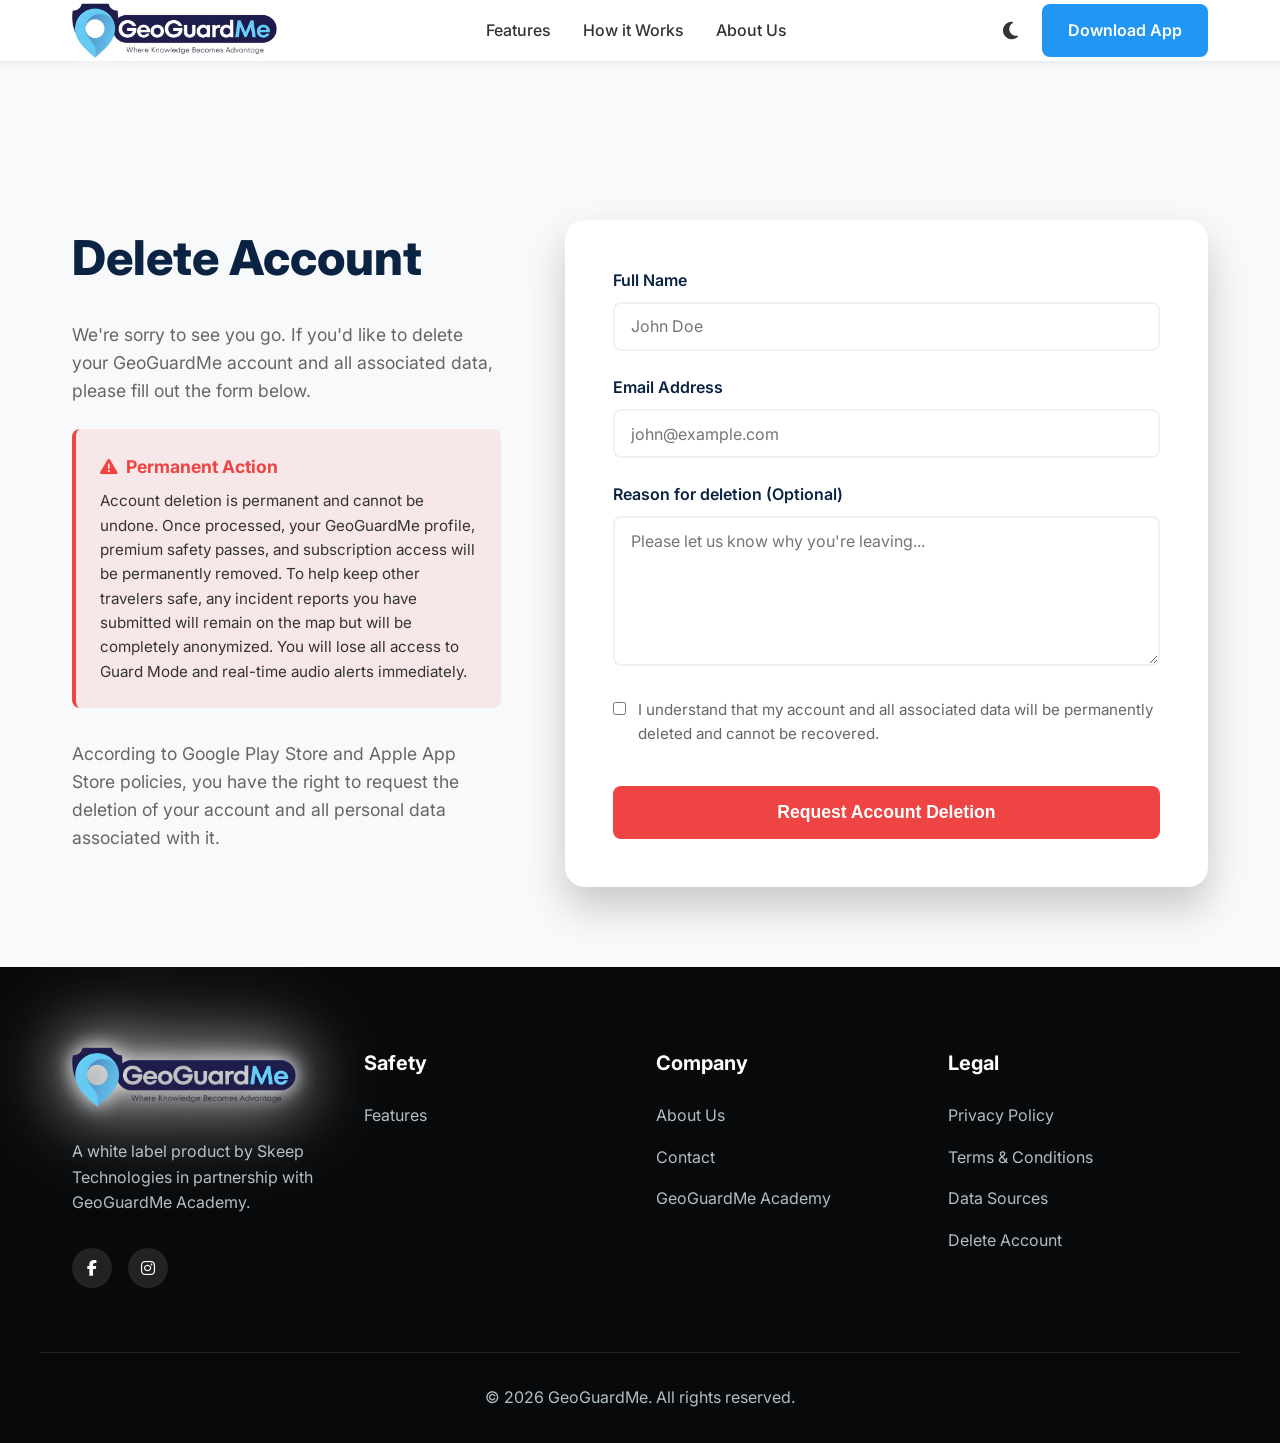
<file: delete-account.html>
<!DOCTYPE html>
<html lang="en">

<head>
    <meta charset="UTF-8">
    <meta name="viewport" content="width=device-width, initial-scale=1.0">
    <meta name="color-scheme" content="light dark">
    <title>Delete Account - GeoGuardMe</title>
    <link href="https://fonts.googleapis.com/css2?family=Inter:wght@400;500;600;700;800&display=swap" rel="stylesheet">
    <link rel="stylesheet" href="style.css?v=1.1">
    <!-- Font Awesome for Icons -->
    <link rel="stylesheet" href="https://cdnjs.cloudflare.com/ajax/libs/font-awesome/6.4.0/css/all.min.css">
    <link rel="icon" type="image/png" href="assets/2.png">
    <style>
        .delete-container {
            display: grid;
            grid-template-columns: 1fr 1.5fr;
            gap: 4rem;
            padding-top: 220px;
            padding-bottom: 80px;
        }

        .delete-info h1 {
            font-size: 3rem;
            color: var(--primary);
            margin-bottom: 1.5rem;
            font-weight: 800;
        }

        .delete-info p {
            font-size: 1.1rem;
            color: var(--text-secondary);
            margin-bottom: 1.5rem;
        }

        .warning-box {
            background: rgba(239, 68, 68, 0.1);
            border-left: 4px solid #ef4444;
            padding: 1.5rem;
            border-radius: 8px;
            margin-bottom: 2rem;
        }

        .warning-box h3 {
            color: #ef4444;
            margin-bottom: 0.5rem;
            font-size: 1.1rem;
            display: flex;
            align-items: center;
            gap: 0.5rem;
        }

        .warning-box p {
            color: var(--text-primary);
            font-size: 0.95rem;
            margin-bottom: 0;
        }

        .delete-form-card {
            background: var(--white);
            padding: 3rem;
            border-radius: 20px;
            box-shadow: var(--shadow-lg);
        }

        .checkbox-group {
            display: flex;
            align-items: flex-start;
            gap: 0.75rem;
            margin-top: 1.5rem;
            margin-bottom: 1.5rem;
        }

        .checkbox-group input {
            margin-top: 0.3rem;
        }

        .checkbox-group label {
            font-size: 0.95rem;
            color: var(--text-secondary);
            font-weight: 400;
        }

        .btn-delete {
            background-color: #ef4444;
        }

        .btn-delete:hover {
            background-color: #dc2626;
            box-shadow: 0 4px 15px rgba(239, 68, 68, 0.4);
        }

        @media (max-width: 900px) {
            .delete-container {
                grid-template-columns: 1fr;
                gap: 3rem;
            }
        }
    </style>
</head>

<body>
    <!-- Navigation -->
    <header class="navbar">
        <div class="container nav-container">
            <a href="index.html" class="logo">
                <img src="assets/1_trim.png" alt="GeoGuardMe Logo" class="logo-img">
            </a>

            <nav class="nav-links">
                <a href="index.html#features">Features</a>
                <a href="index.html#how-it-works">How it Works</a>
                <a href="index.html#about">About Us</a>
            </nav>

            <div class="nav-actions">
                <button id="theme-toggle" class="theme-toggle-btn" aria-label="Toggle dark mode">
                    <i class="fas fa-moon"></i>
                </button>
                <a href="index.html#download" class="btn btn-primary">Download App</a>
                <button class="mobile-menu-btn"><i class="fas fa-bars"></i></button>
            </div>
        </div>
    </header>

    <main class="container">
        <section class="delete-container">
            <div class="delete-info">
                <h1>Delete Account</h1>
                <p>We're sorry to see you go. If you'd like to delete your GeoGuardMe account and all associated data, please fill out the form below.</p>
                
                <div class="warning-box">
                    <h3><i class="fas fa-exclamation-triangle"></i> Permanent Action</h3>
                    <p>Account deletion is permanent and cannot be undone. Once processed, your GeoGuardMe profile, premium safety passes, and subscription access will be permanently removed. To help keep other travelers safe, any incident reports you have submitted will remain on the map but will be completely anonymized. You will lose all access to Guard Mode and real-time audio alerts immediately.</p>
                </div>

                <p>According to Google Play Store and Apple App Store policies, you have the right to request the deletion of your account and all personal data associated with it.</p>
            </div>

            <div class="delete-form-card">
                <form id="deleteAccountForm">
                    <div class="form-group">
                        <label for="name">Full Name</label>
                        <input type="text" id="name" name="name" class="form-control" placeholder="John Doe" required>
                    </div>

                    <div class="form-group">
                        <label for="email">Email Address</label>
                        <input type="email" id="email" name="email" class="form-control" placeholder="john@example.com" required>
                    </div>

                    <div class="form-group">
                        <label for="reason">Reason for deletion (Optional)</label>
                        <textarea id="reason" name="reason" class="form-control" placeholder="Please let us know why you're leaving..."></textarea>
                    </div>

                    <div class="checkbox-group">
                        <input type="checkbox" id="confirmDelete" name="confirmDelete" required>
                        <label for="confirmDelete">I understand that my account and all associated data will be permanently deleted and cannot be recovered.</label>
                    </div>

                    <button type="submit" class="submit-btn btn-delete">Request Account Deletion</button>
                </form>
            </div>
        </section>
    </main>

    <!-- Footer -->
    <footer class="footer">
        <div class="container footer-content">
            <div class="footer-brand">
                <div class="logo">
                    <img src="assets/1_trim.png" alt="GeoGuardMe Logo" class="logo-footer">
                </div>
                <p>A white label product by Skeep Technologies in partnership with GeoGuardMe Academy.</p>
                <div class="social-links">
                    <a href="https://www.facebook.com/share/1ApBWwnpJp/" target="_blank" rel="noopener" aria-label="Facebook"><i class="fab fa-facebook-f"></i></a>
                    <a href="https://www.instagram.com/geoguardme?utm_source=qr&igsh=MXU4YjBucmU3c2sxZg==" target="_blank" rel="noopener" aria-label="Instagram"><i class="fab fa-instagram"></i></a>
                </div>
            </div>
            <div class="footer-links">
                <h4>Safety</h4>
                <a href="index.html#features">Features</a>
            </div>
            <div class="footer-links">
                <h4>Company</h4>
                <a href="index.html#about">About Us</a>
                <a href="contact.html">Contact</a>
                <a href="index.html">GeoGuardMe Academy</a>
            </div>
            <div class="footer-links">
                <h4>Legal</h4>
                <a href="privacy-policy.html">Privacy Policy</a>
                <a href="terms-and-conditions.html">Terms & Conditions</a>
                <a href="data-sources.html">Data Sources</a>
                <a href="delete-account.html">Delete Account</a>
            </div>
        </div>
        <div class="container footer-bottom">
            <p>&copy; 2026 GeoGuardMe. All rights reserved.</p>
        </div>
    </footer>
    <script src="main.js?v=1.1"></script>
    <script>
        document.getElementById('deleteAccountForm').addEventListener('submit', function (e) {
            e.preventDefault();
            alert('Your request for account deletion has been received. Our team will verify your identity via email before permanently deleting your data.');
            this.reset();
        });
    </script>
</body>

</html>
</file>
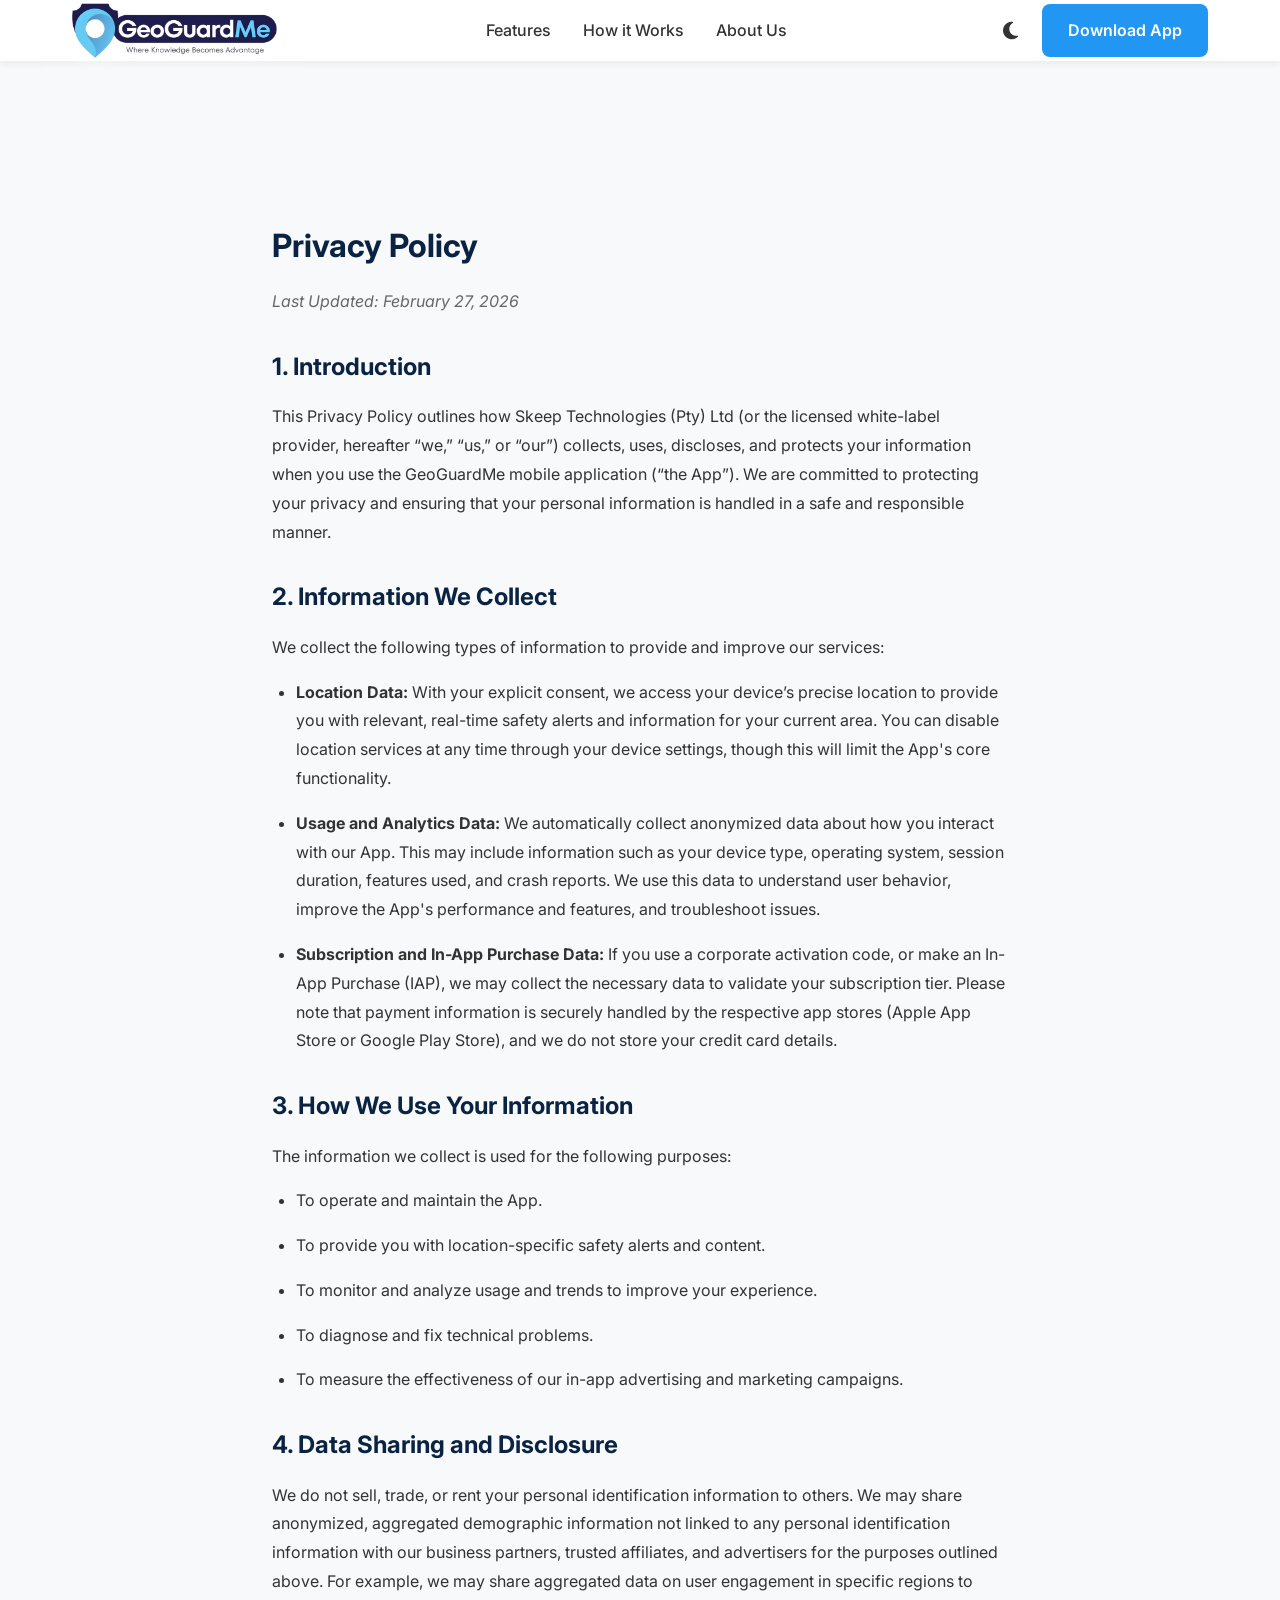
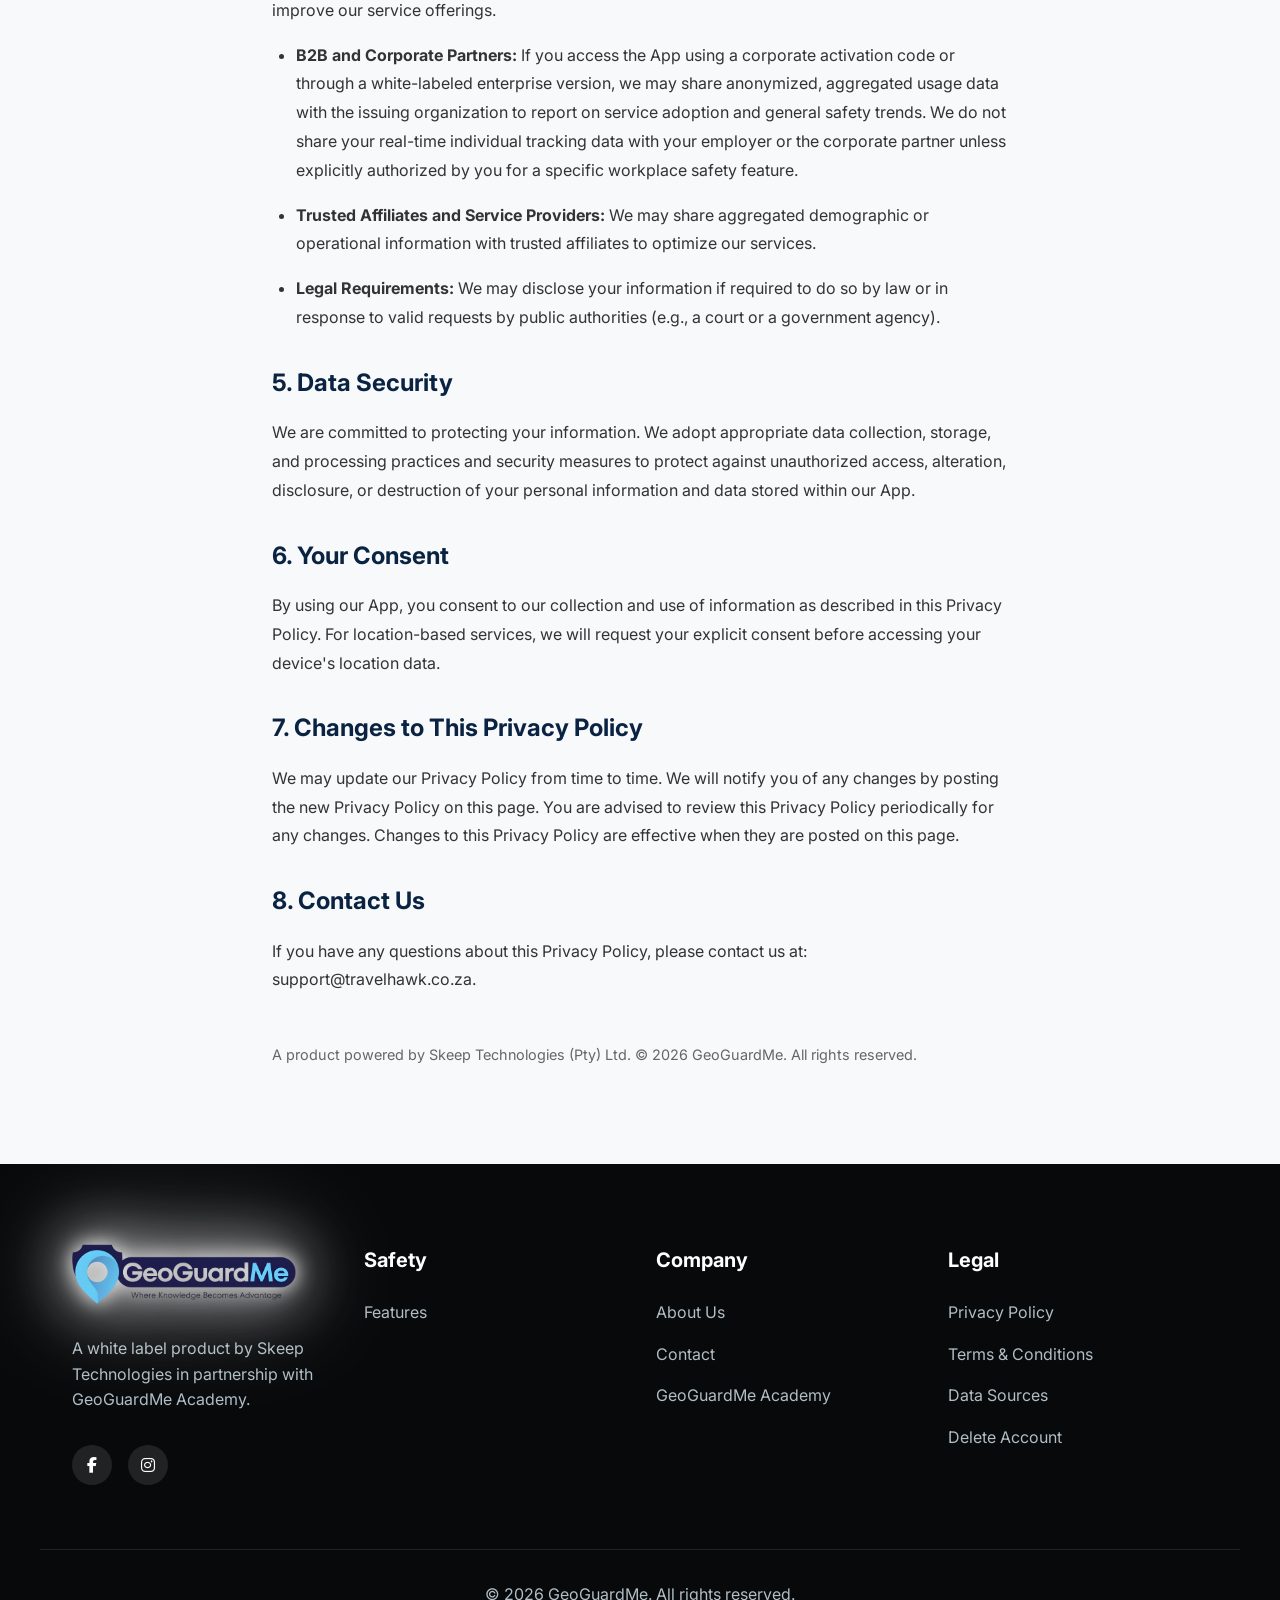
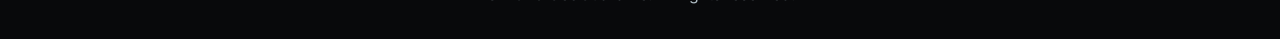
<file: privacy-policy.html>
<!DOCTYPE html>
<html lang="en">

<head>
    <meta charset="UTF-8">
    <meta name="viewport" content="width=device-width, initial-scale=1.0">
    <meta name="color-scheme" content="light dark">
    <title>Privacy Policy - GeoGuardMe</title>
    <link href="https://fonts.googleapis.com/css2?family=Inter:wght@400;500;600;700;800&display=swap" rel="stylesheet">
    <link rel="stylesheet" href="style.css?v=1.1">
    <!-- Font Awesome for Icons -->
    <link rel="stylesheet" href="https://cdnjs.cloudflare.com/ajax/libs/font-awesome/6.4.0/css/all.min.css">
    <style>
        .legal-content {
            padding-top: 220px;
            padding-bottom: 80px;
            max-width: 800px;
            margin: 0 auto;
        }

        .legal-content h1 {
            color: var(--primary);
            margin-bottom: 1rem;
        }

        .legal-content p.last-updated {
            color: var(--text-secondary);
            font-style: italic;
            margin-bottom: 2rem;
        }

        .legal-content h2 {
            color: var(--primary);
            margin-top: 2rem;
            margin-bottom: 1rem;
        }

        .legal-content p,
        .legal-content li {
            color: var(--text-primary);
            margin-bottom: 1rem;
            line-height: 1.8;
        }

        .legal-content ul {
            padding-left: 1.5rem;
            margin-bottom: 1rem;
        }
    </style>
    <link rel="icon" type="image/png" href="assets/2.png">
</head>

<body>
    <!-- Navigation -->
    <nav class="navbar" id="navbar">
        <div class="container nav-container">
            <a href="index.html" class="logo">
                <img src="assets/1_trim.png" alt="GeoGuardMe Logo" class="logo-img">
            </a>
            <div class="nav-links">
                <a href="index.html#features">Features</a>
                <a href="index.html#how-it-works">How it Works</a>
                <a href="index.html#about">About Us</a>
            </div>
            <div class="nav-actions">
                <button id="theme-toggle" class="theme-toggle-btn" aria-label="Toggle dark mode">
                    <i class="fas fa-moon"></i>
                </button>
                <a href="index.html#download" class="btn btn-primary">Download App</a>
                <button class="mobile-menu-btn"><i class="fas fa-bars"></i></button>
            </div>
        </div>
    </nav>

    <!-- Privacy Policy Content -->
    <main class="legal-content container">
        <h1>Privacy Policy</h1>
        <p class="last-updated">Last Updated: February 27, 2026</p>

        <h2>1. Introduction</h2>
        <p>This Privacy Policy outlines how Skeep Technologies (Pty) Ltd (or the licensed white-label provider,
            hereafter “we,” “us,” or “our”) collects, uses, discloses, and protects your information when you use the
            GeoGuardMe mobile application (“the App”). We are committed to protecting your privacy and ensuring that
            your personal information is handled in a safe and responsible manner.</p>

        <h2>2. Information We Collect</h2>
        <p>We collect the following types of information to provide and improve our services:</p>
        <ul>
            <li><strong>Location Data:</strong> With your explicit consent, we access your device’s precise location to
                provide you with relevant, real-time safety alerts and information for your current area. You can
                disable location services at any time through your device settings, though this will limit the App's
                core functionality.</li>
            <li><strong>Usage and Analytics Data:</strong> We automatically collect anonymized data about how you
                interact with our App. This may include information such as your device type, operating system, session
                duration, features used, and crash reports. We use this data to understand user behavior, improve the
                App's performance and features, and troubleshoot issues.</li>
            <li><strong>Subscription and In-App Purchase Data:</strong> If you use a corporate activation code, or make
                an In-App Purchase (IAP), we may collect the necessary data to validate your subscription tier. Please
                note that payment information is securely handled by the respective app stores (Apple App Store or
                Google Play Store), and we do not store your credit card details.</li>
        </ul>

        <h2>3. How We Use Your Information</h2>
        <p>The information we collect is used for the following purposes:</p>
        <ul>
            <li>To operate and maintain the App.</li>
            <li>To provide you with location-specific safety alerts and content.</li>
            <li>To monitor and analyze usage and trends to improve your experience.</li>
            <li>To diagnose and fix technical problems.</li>
            <li>To measure the effectiveness of our in-app advertising and marketing campaigns.</li>
        </ul>

        <h2>4. Data Sharing and Disclosure</h2>
        <p>We do not sell, trade, or rent your personal identification information to others. We may share anonymized,
            aggregated demographic information not linked to any personal identification information with our business
            partners, trusted affiliates, and advertisers for the purposes outlined above. For example, we may share
            aggregated data on user engagement in specific regions to improve our service offerings.</p>
        <ul>
            <li><strong>B2B and Corporate Partners:</strong> If you access the App using a corporate activation code or
                through a white-labeled enterprise version, we may share anonymized, aggregated usage data with the
                issuing organization to report on service adoption and general safety trends. We do not share your
                real-time individual tracking data with your employer or the corporate partner unless explicitly
                authorized by you for a specific workplace safety feature.</li>
            <li><strong>Trusted Affiliates and Service Providers:</strong> We may share aggregated demographic or
                operational information with trusted affiliates to optimize our services.</li>
            <li><strong>Legal Requirements:</strong> We may disclose your information if required to do so by law or in
                response to valid requests by public authorities (e.g., a court or a government agency).</li>
        </ul>

        <h2>5. Data Security</h2>
        <p>We are committed to protecting your information. We adopt appropriate data collection, storage, and
            processing practices and security measures to protect against unauthorized access, alteration, disclosure,
            or destruction of your personal information and data stored within our App.</p>

        <h2>6. Your Consent</h2>
        <p>By using our App, you consent to our collection and use of information as described in this Privacy Policy.
            For location-based services, we will request your explicit consent before accessing your device's location
            data.</p>

        <h2>7. Changes to This Privacy Policy</h2>
        <p>We may update our Privacy Policy from time to time. We will notify you of any changes by posting the new
            Privacy Policy on this page. You are advised to review this Privacy Policy periodically for any changes.
            Changes to this Privacy Policy are effective when they are posted on this page.</p>

        <h2>8. Contact Us</h2>
        <p>If you have any questions about this Privacy Policy, please contact us at: <a
                href="mailto:support@travelhawk.co.za">support@travelhawk.co.za</a>.</p>

        <p style="margin-top: 3rem; font-size: 0.9em; color: var(--text-secondary);">A product powered by Skeep
            Technologies (Pty) Ltd. &copy; 2026 GeoGuardMe. All rights reserved.</p>
    </main>

    <footer class="footer">
        <div class="container footer-content">
            <div class="footer-brand">
                <div class="logo">
                    <img src="assets/1_trim.png" alt="GeoGuardMe Logo" class="logo-footer">
                </div>
                <p>A white label product by Skeep Technologies in partnership with GeoGuardMe Academy.</p>
                <div class="social-links">
                    <a href="https://www.facebook.com/share/1ApBWwnpJp/" target="_blank" rel="noopener" aria-label="Facebook"><i class="fab fa-facebook-f"></i></a>
                    <a href="https://www.instagram.com/geoguardme?utm_source=qr&igsh=MXU4YjBucmU3c2sxZg==" target="_blank" rel="noopener" aria-label="Instagram"><i class="fab fa-instagram"></i></a>
                </div>
            </div>
            <div class="footer-links">
                <h4>Safety</h4>
                <a href="index.html#features">Features</a>
            </div>
            <div class="footer-links">
                <h4>Company</h4>
                <a href="index.html#about">About Us</a>
                <a href="contact.html">Contact</a>
                <a href="index.html">GeoGuardMe Academy</a>
            </div>
            <div class="footer-links">
                <h4>Legal</h4>
                <a href="privacy-policy.html">Privacy Policy</a>
                <a href="terms-and-conditions.html">Terms & Conditions</a>
                <a href="data-sources.html">Data Sources</a>
                <a href="delete-account.html">Delete Account</a>
            </div>
        </div>
        <div class="container footer-bottom">
            <p>&copy; 2026 GeoGuardMe. All rights reserved.</p>
        </div>
    </footer>
    <script src="main.js?v=1.1"></script>
</body>

</html>
</file>
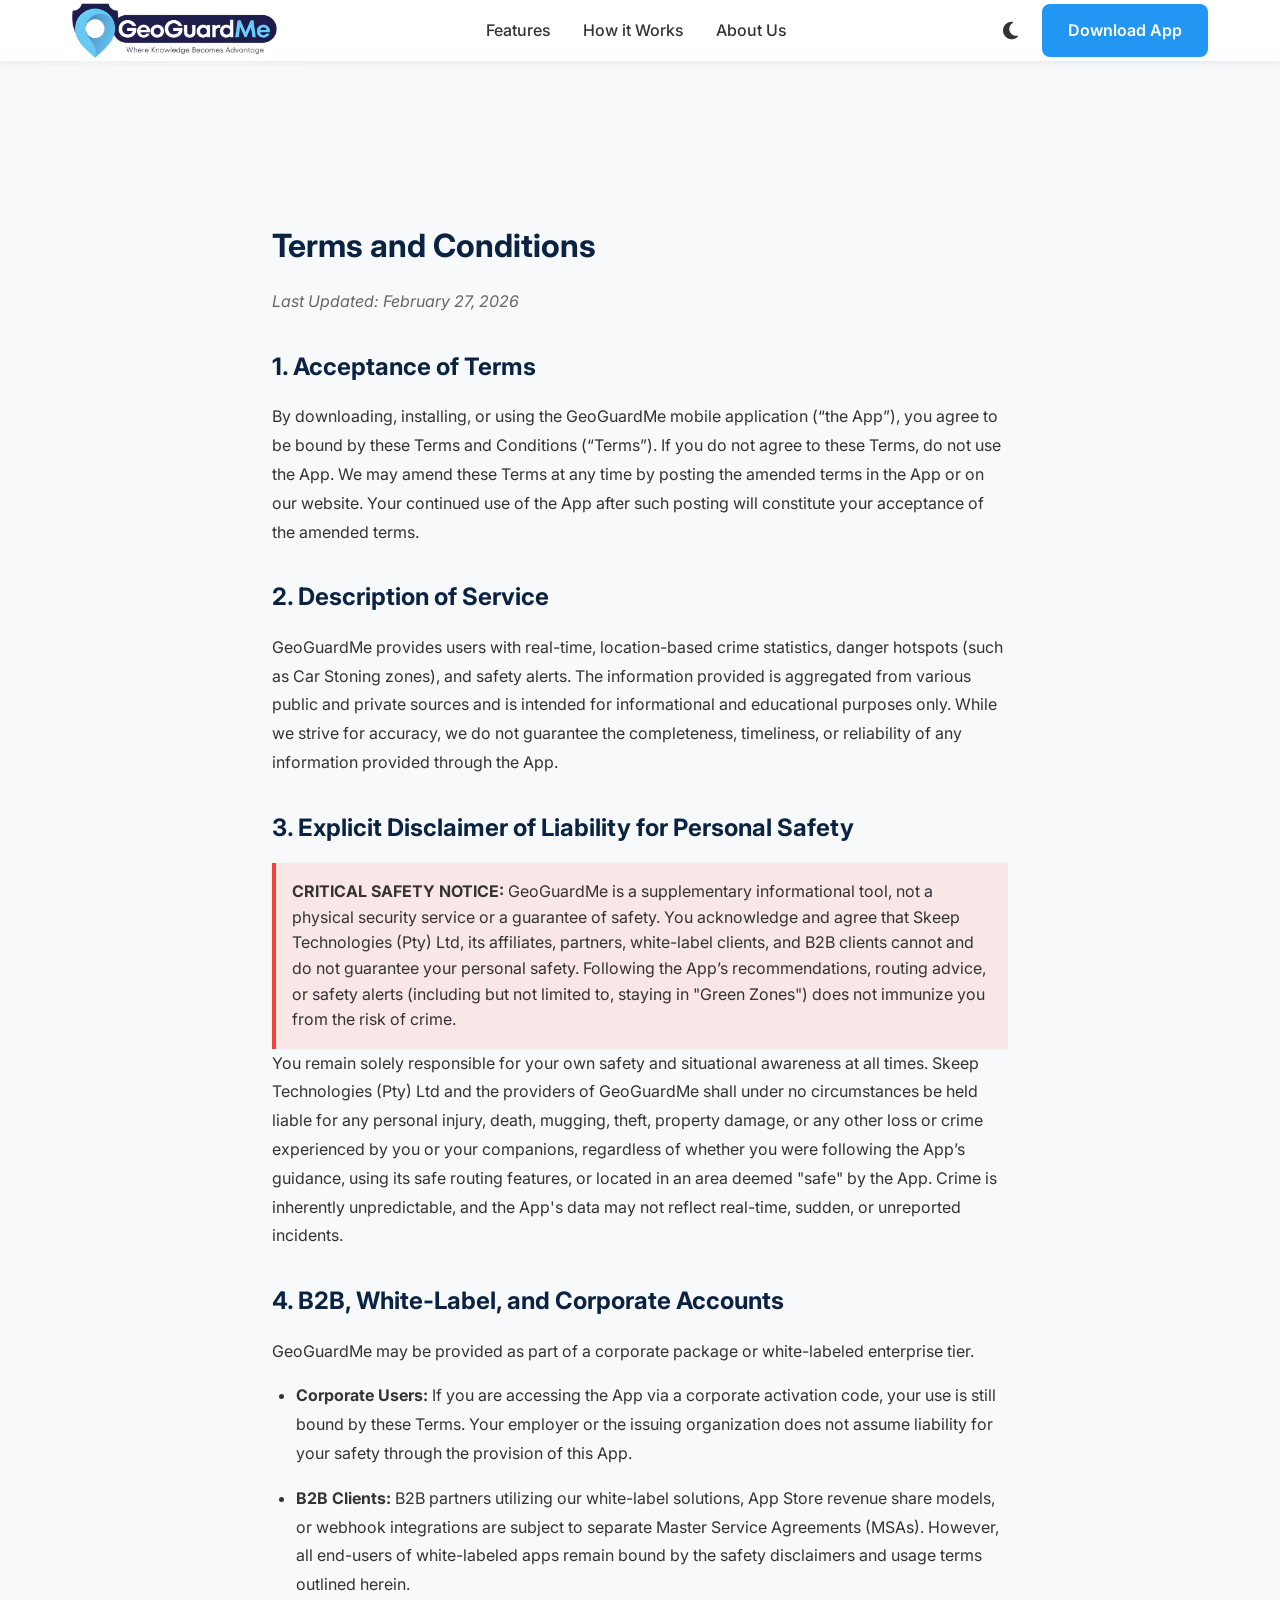
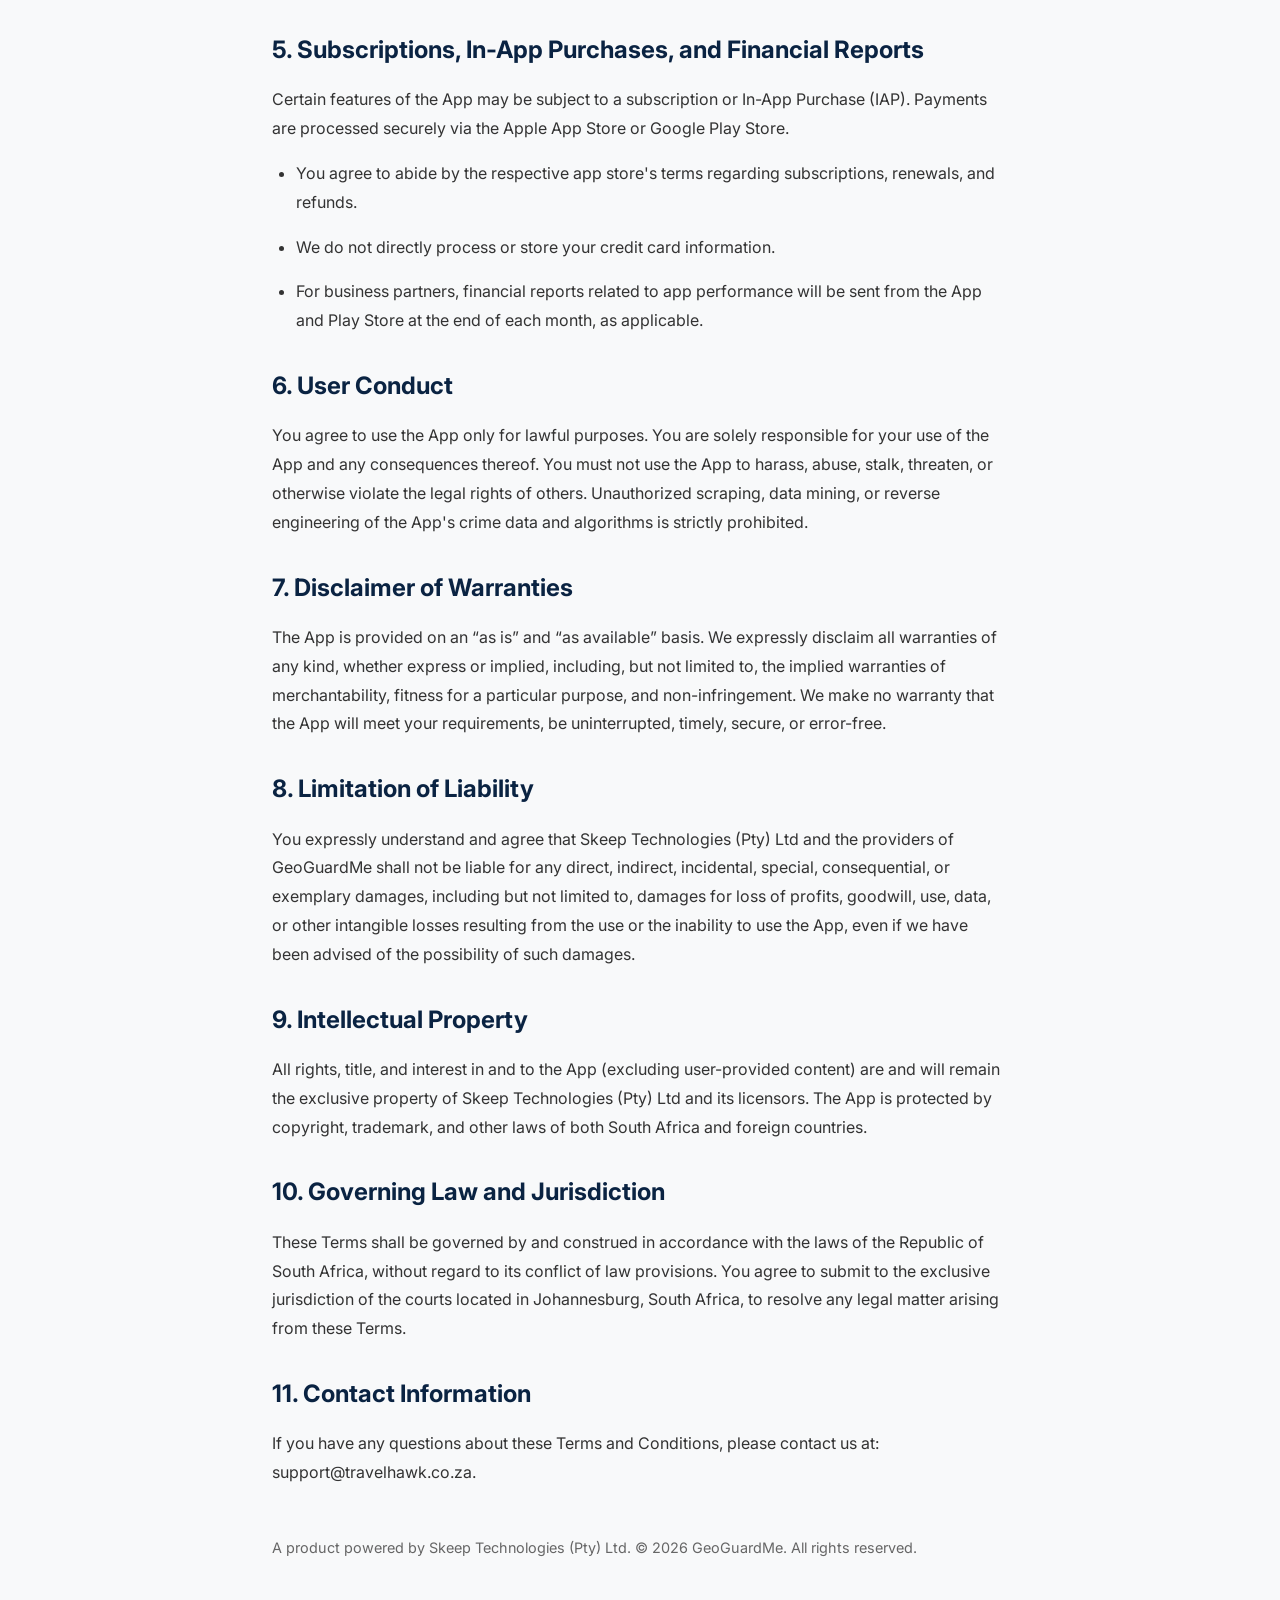
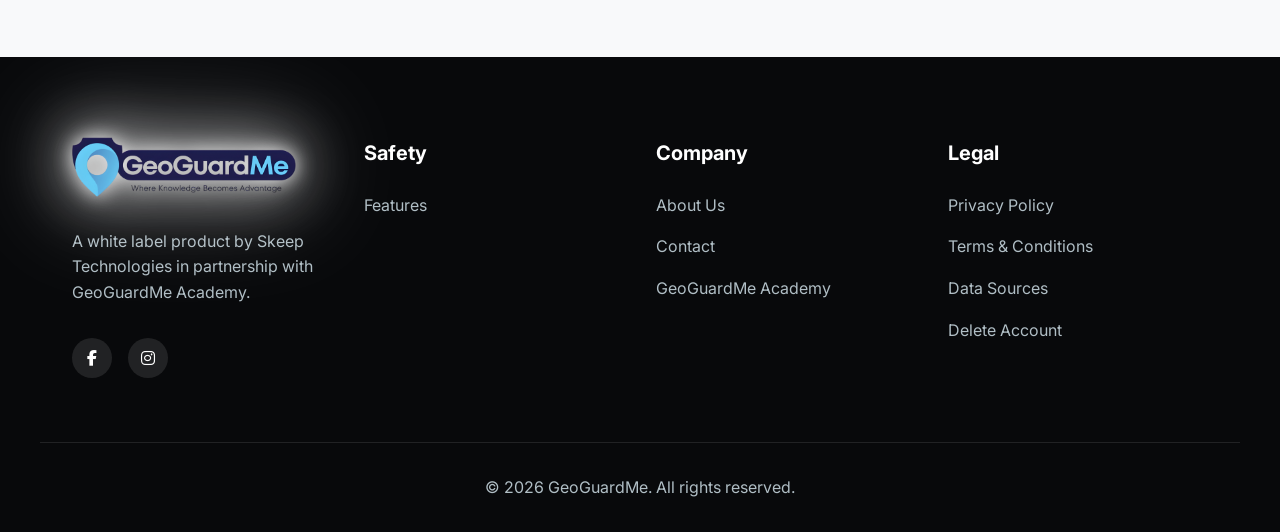
<file: terms-and-conditions.html>
<!DOCTYPE html>
<html lang="en">

<head>
    <meta charset="UTF-8">
    <meta name="viewport" content="width=device-width, initial-scale=1.0">
    <meta name="color-scheme" content="light dark">
    <title>Terms and Conditions - GeoGuardMe</title>
    <link href="https://fonts.googleapis.com/css2?family=Inter:wght@400;500;600;700;800&display=swap" rel="stylesheet">
    <link rel="stylesheet" href="style.css?v=1.1">
    <!-- Font Awesome for Icons -->
    <link rel="stylesheet" href="https://cdnjs.cloudflare.com/ajax/libs/font-awesome/6.4.0/css/all.min.css">
    <style>
        .legal-content {
            padding-top: 220px;
            padding-bottom: 80px;
            max-width: 800px;
            margin: 0 auto;
        }

        .legal-content h1 {
            color: var(--primary);
            margin-bottom: 1rem;
        }

        .legal-content p.last-updated {
            color: var(--text-secondary);
            font-style: italic;
            margin-bottom: 2rem;
        }

        .legal-content h2 {
            color: var(--primary);
            margin-top: 2rem;
            margin-bottom: 1rem;
        }

        .legal-content p,
        .legal-content li {
            color: var(--text-primary);
            margin-bottom: 1rem;
            line-height: 1.8;
        }

        .legal-content ul {
            padding-left: 1.5rem;
            margin-bottom: 1rem;
        }

        .critical-notice {
            background-color: rgba(244, 67, 54, 0.1);
            border-left: 4px solid #F44336;
            padding: 1rem;
            margin-top: 1rem;
        }
    </style>
    <link rel="icon" type="image/png" href="assets/2.png">
</head>

<body>
    <!-- Navigation -->
    <nav class="navbar" id="navbar">
        <div class="container nav-container">
            <a href="index.html" class="logo">
                <img src="assets/1_trim.png" alt="GeoGuardMe Logo" class="logo-img">
            </a>
            <div class="nav-links">
                <a href="index.html#features">Features</a>
                <a href="index.html#how-it-works">How it Works</a>
                <a href="index.html#about">About Us</a>
            </div>
            <div class="nav-actions">
                <button id="theme-toggle" class="theme-toggle-btn" aria-label="Toggle dark mode">
                    <i class="fas fa-moon"></i>
                </button>
                <a href="index.html#download" class="btn btn-primary">Download App</a>
                <button class="mobile-menu-btn"><i class="fas fa-bars"></i></button>
            </div>
        </div>
    </nav>

    <!-- Terms and Conditions Content -->
    <main class="legal-content container">
        <h1>Terms and Conditions</h1>
        <p class="last-updated">Last Updated: February 27, 2026</p>

        <h2>1. Acceptance of Terms</h2>
        <p>By downloading, installing, or using the GeoGuardMe mobile application (“the App”), you agree to be bound by
            these Terms and Conditions (“Terms”). If you do not agree to these Terms, do not use the App. We may amend
            these Terms at any time by posting the amended terms in the App or on our website. Your continued use of the
            App after such posting will constitute your acceptance of the amended terms.</p>

        <h2>2. Description of Service</h2>
        <p>GeoGuardMe provides users with real-time, location-based crime statistics, danger hotspots (such as Car
            Stoning zones), and safety alerts. The information provided is aggregated from various public and private
            sources and is intended for informational and educational purposes only. While we strive for accuracy, we do
            not guarantee the completeness, timeliness, or reliability of any information provided through the App.</p>

        <h2>3. Explicit Disclaimer of Liability for Personal Safety</h2>
        <div class="critical-notice">
            <strong>CRITICAL SAFETY NOTICE:</strong> GeoGuardMe is a supplementary informational tool, not a physical
            security service or a guarantee of safety. You acknowledge and agree that Skeep Technologies (Pty) Ltd, its
            affiliates, partners, white-label clients, and B2B clients cannot and do not guarantee your personal safety.
            Following the App’s recommendations, routing advice, or safety alerts (including but not limited to, staying
            in "Green Zones") does not immunize you from the risk of crime.
        </div>
        <p>You remain solely responsible for your own safety and situational awareness at all times. Skeep Technologies
            (Pty) Ltd and the providers of GeoGuardMe shall under no circumstances be held liable for any personal
            injury, death, mugging, theft, property damage, or any other loss or crime experienced by you or your
            companions, regardless of whether you were following the App’s guidance, using its safe routing features, or
            located in an area deemed "safe" by the App. Crime is inherently unpredictable, and the App's data may not
            reflect real-time, sudden, or unreported incidents.</p>

        <h2>4. B2B, White-Label, and Corporate Accounts</h2>
        <p>GeoGuardMe may be provided as part of a corporate package or white-labeled enterprise tier.</p>
        <ul>
            <li><strong>Corporate Users:</strong> If you are accessing the App via a corporate activation code, your use
                is still bound by these Terms. Your employer or the issuing organization does not assume liability for
                your safety through the provision of this App.</li>
            <li><strong>B2B Clients:</strong> B2B partners utilizing our white-label solutions, App Store revenue share
                models, or webhook integrations are subject to separate Master Service Agreements (MSAs). However, all
                end-users of white-labeled apps remain bound by the safety disclaimers and usage terms outlined herein.
            </li>
        </ul>

        <h2>5. Subscriptions, In-App Purchases, and Financial Reports</h2>
        <p>Certain features of the App may be subject to a subscription or In-App Purchase (IAP). Payments are processed
            securely via the Apple App Store or Google Play Store.</p>
        <ul>
            <li>You agree to abide by the respective app store's terms regarding subscriptions, renewals, and refunds.
            </li>
            <li>We do not directly process or store your credit card information.</li>
            <li>For business partners, financial reports related to app performance will be sent from the App and Play
                Store at the end of each month, as applicable.</li>
        </ul>

        <h2>6. User Conduct</h2>
        <p>You agree to use the App only for lawful purposes. You are solely responsible for your use of the App and any
            consequences thereof. You must not use the App to harass, abuse, stalk, threaten, or otherwise violate the
            legal rights of others. Unauthorized scraping, data mining, or reverse engineering of the App's crime data
            and algorithms is strictly prohibited.</p>

        <h2>7. Disclaimer of Warranties</h2>
        <p>The App is provided on an “as is” and “as available” basis. We expressly disclaim all warranties of any kind,
            whether express or implied, including, but not limited to, the implied warranties of merchantability,
            fitness for a particular purpose, and non-infringement. We make no warranty that the App will meet your
            requirements, be uninterrupted, timely, secure, or error-free.</p>

        <h2>8. Limitation of Liability</h2>
        <p>You expressly understand and agree that Skeep Technologies (Pty) Ltd and the providers of GeoGuardMe shall
            not be liable for any direct, indirect, incidental, special, consequential, or exemplary damages, including
            but not limited to, damages for loss of profits, goodwill, use, data, or other intangible losses resulting
            from the use or the inability to use the App, even if we have been advised of the possibility of such
            damages.</p>

        <h2>9. Intellectual Property</h2>
        <p>All rights, title, and interest in and to the App (excluding user-provided content) are and will remain the
            exclusive property of Skeep Technologies (Pty) Ltd and its licensors. The App is protected by copyright,
            trademark, and other laws of both South Africa and foreign countries.</p>

        <h2>10. Governing Law and Jurisdiction</h2>
        <p>These Terms shall be governed by and construed in accordance with the laws of the Republic of South Africa,
            without regard to its conflict of law provisions. You agree to submit to the exclusive jurisdiction of the
            courts located in Johannesburg, South Africa, to resolve any legal matter arising from these Terms.</p>

        <h2>11. Contact Information</h2>
        <p>If you have any questions about these Terms and Conditions, please contact us at: <a
                href="mailto:support@travelhawk.co.za">support@travelhawk.co.za</a>.</p>

        <p style="margin-top: 3rem; font-size: 0.9em; color: var(--text-secondary);">A product powered by Skeep
            Technologies (Pty) Ltd. &copy; 2026 GeoGuardMe. All rights reserved.</p>
    </main>

    <footer class="footer">
        <div class="container footer-content">
            <div class="footer-brand">
                <div class="logo">
                    <img src="assets/1_trim.png" alt="GeoGuardMe Logo" class="logo-footer">
                </div>
                <p>A white label product by Skeep Technologies in partnership with GeoGuardMe Academy.</p>
                <div class="social-links">
                    <a href="https://www.facebook.com/share/1ApBWwnpJp/" target="_blank" rel="noopener" aria-label="Facebook"><i class="fab fa-facebook-f"></i></a>
                    <a href="https://www.instagram.com/geoguardme?utm_source=qr&igsh=MXU4YjBucmU3c2sxZg==" target="_blank" rel="noopener" aria-label="Instagram"><i class="fab fa-instagram"></i></a>
                </div>
            </div>
            <div class="footer-links">
                <h4>Safety</h4>
                <a href="index.html#features">Features</a>
            </div>
            <div class="footer-links">
                <h4>Company</h4>
                <a href="index.html#about">About Us</a>
                <a href="contact.html">Contact</a>
                <a href="index.html">GeoGuardMe Academy</a>
            </div>
            <div class="footer-links">
                <h4>Legal</h4>
                <a href="privacy-policy.html">Privacy Policy</a>
                <a href="terms-and-conditions.html">Terms & Conditions</a>
                <a href="data-sources.html">Data Sources</a>
                <a href="delete-account.html">Delete Account</a>
            </div>
        </div>
        <div class="container footer-bottom">
            <p>&copy; 2026 GeoGuardMe. All rights reserved.</p>
        </div>
    </footer>
    <script src="main.js?v=1.1"></script>
</body>

</html>
</file>
<file: style.css>
/* CSS Variables */
:root {
    /* Colors - Blending SM Secure Corporate & Geo Guard Me Blues */
    --primary: #0A2342;
    /* Deep Navy Blue */
    --primary-light: #1A3E6B;
    --accent: #2196F3;
    /* Vibrant Blue for actions */
    --accent-hover: #1976D2;
    --dark: #0f1115;
    /* SM Secure Black */
    --darker: #08090b;
    --light: #F8F9FA;
    --white: #FFFFFF;

    /* Semantic Theme Variables - Light (Default) */
    --bg-color: var(--light);
    --text-primary: #333333;
    --text-secondary: #666666;
    --text-light: #B0BEC5;
    --navbar-bg: rgba(255, 255, 255, 0.95);
    --card-bg: var(--white);
    --border-color: rgba(0, 0, 0, 0.05);
    --glass-bg: rgba(255, 255, 255, 0.05);
    --glass-border: rgba(255, 255, 255, 0.1);

    /* Typography */
    --font-family: 'Inter', sans-serif;

    /* Spacing & Layout */
    --container-width: 1200px;
    --section-pad: 5rem 1rem;

    /* Effects */
    --transition: all 0.3s cubic-bezier(0.25, 0.8, 0.25, 1);
    --shadow-sm: 0 4px 6px rgba(0, 0, 0, 0.05);
    --shadow-md: 0 10px 20px rgba(0, 0, 0, 0.1);
    --shadow-lg: 0 20px 40px rgba(0, 0, 0, 0.2);
    --border-radius: 12px;
    color-scheme: light dark;
}

/* High Contrast & Dark Mode Logo Asset Swap */
@media (prefers-color-scheme: dark), (prefers-contrast: more), (forced-colors: active) {
    :root:not([data-theme="light"]) .logo-img,
    :root:not([data-theme="light"]) .logo-footer {
        content: url("assets/1_footer.png");
        filter: none !important;
    }
}

/* Explicit fallback for the manual Dark Mode toggle */
[data-theme="dark"] .logo-img,
[data-theme="dark"] .logo-footer {
    content: url("assets/1_footer.png");
    filter: none !important;
}

@media (prefers-color-scheme: dark) {
    :root:not([data-theme="light"]) {
        --bg-color: #0f1115;
        --text-primary: #e6edf3;
        --text-secondary: #8b949e;
        --text-light: #7d8590;
        --navbar-bg: rgba(15, 17, 21, 0.95);
        --card-bg: #161b22;
        --border-color: #30363d;
        --glass-bg: rgba(255, 255, 255, 0.03);
        --glass-border: rgba(255, 255, 255, 0.08);
        --white: #e6edf3;
        --primary: #58a6ff;
        --light: #161b22;
    }
}

[data-theme="dark"] {
    --bg-color: #0f1115;
    --text-primary: #e6edf3;
    --text-secondary: #8b949e;
    --text-light: #7d8590;
    --navbar-bg: rgba(15, 17, 21, 0.95);
    --card-bg: #161b22;
    --border-color: #30363d;
    --glass-bg: rgba(255, 255, 255, 0.03);
    --glass-border: rgba(255, 255, 255, 0.08);
    --white: #e6edf3;
    --primary: #58a6ff;
    --light: #161b22;
}

/* Base Styles */
* {
    margin: 0;
    padding: 0;
    box-sizing: border-box;
}

html {
    scroll-behavior: smooth;
}

body {
    font-family: var(--font-family);
    color: var(--text-primary);
    background-color: var(--bg-color);
    line-height: 1.6;
    overflow-x: hidden;
    transition: background-color 0.3s ease, color 0.3s ease;
}

a {
    text-decoration: none;
    color: inherit;
    transition: var(--transition);
}

img {
    max-width: 100%;
    height: auto;
}

.container {
    max-width: var(--container-width);
    margin: 0 auto;
    padding: 0 2rem;
}

.section {
    padding: var(--section-pad);
}

.section-header {
    text-align: center;
    margin-bottom: 4rem;
}

.section-header h2 {
    font-size: 2.5rem;
    color: var(--primary);
    margin-bottom: 1rem;
    font-weight: 700;
}

.section-header p {
    color: var(--text-secondary);
    font-size: 1.1rem;
    max-width: 600px;
    margin: 0 auto;
}

/* Background Utility Classes */
.bg-dark {
    background-color: var(--dark);
    color: var(--white);
}

.bg-dark .section-header h2 {
    color: var(--white);
}

.bg-dark .section-header p {
    color: var(--text-light);
}

.bg-gradient {
    background: linear-gradient(135deg, var(--primary) 0%, var(--dark) 100%);
    color: var(--white);
}

/* Buttons */
.btn {
    display: inline-flex;
    align-items: center;
    justify-content: center;
    padding: 0.75rem 1.5rem;
    border-radius: 8px;
    font-weight: 600;
    cursor: pointer;
    transition: var(--transition);
    border: 2px solid transparent;
    gap: 0.5rem;
    font-size: 1rem;
}

.btn-large {
    padding: 1rem 2rem;
    font-size: 1.1rem;
    border-radius: 50px;
}

.btn-primary {
    background-color: var(--accent);
    color: var(--white);
}

.btn-primary:hover {
    background-color: var(--accent-hover);
    transform: translateY(-2px);
    box-shadow: 0 4px 15px rgba(33, 150, 243, 0.4);
}

.btn-outline {
    background-color: transparent;
    border-color: var(--white);
    color: var(--white);
}

.btn-outline:hover {
    background-color: var(--white);
    color: var(--primary);
    transform: translateY(-2px);
}

/* Navigation */
.navbar {
    position: fixed;
    top: 0;
    left: 0;
    width: 100%;
    background: var(--navbar-bg);
    backdrop-filter: blur(10px);
    z-index: 1000;
    transition: var(--transition), background-color 0.3s ease;
    padding: 0.2rem 0;
    box-shadow: var(--shadow-sm);
}

.navbar.scrolled {
    padding: 0.8rem 0;
    box-shadow: var(--shadow-md);
}

.nav-container {
    display: flex;
    justify-content: space-between;
    align-items: center;
}

.logo {
    display: flex;
    align-items: center;
    gap: 0.75rem;
}

.navbar .logo {
    margin-left: 0;
}

.footer-brand .logo {
    margin-left: 0;
}

.logo-img {
    height: 55px;
    width: auto;
    display: block;
    /* Invisible on normal white navbar, but creates a protective glow when Samsung Stealth High Contrast forces the navbar dark */
    filter: drop-shadow(0px 0px 8px rgba(255, 255, 255, 1)) drop-shadow(0px 0px 15px rgba(255, 255, 255, 0.8));
}

.footer-brand .logo {
    display: flex;
    align-items: flex-start;
    justify-content: flex-start;
}

.logo-footer {
    height: 60px;
    width: auto;
    display: block;
    margin-bottom: 2rem;
    object-fit: contain;
    filter: drop-shadow(0px 0px 10px rgba(255, 255, 255, 1))
        drop-shadow(0px 0px 30px rgba(255, 255, 255, 0.8))
        drop-shadow(0px 0px 50px rgba(255, 255, 255, 0.4));
}



.logo-text {
    font-size: 1.5rem;
    font-weight: 700;
    color: var(--primary);
    letter-spacing: -0.5px;
}



.nav-links {
    display: flex;
    gap: 2rem;
}

.nav-links a {
    color: var(--text-primary);
    font-weight: 500;
    position: relative;
}

.nav-links a::after {
    content: '';
    position: absolute;
    bottom: -5px;
    left: 0;
    width: 0;
    height: 2px;
    background-color: var(--accent);
    transition: var(--transition);
}

.nav-links a:hover {
    color: var(--accent);
}

.nav-links a:hover::after {
    width: 100%;
}

.nav-actions {
    display: flex;
    align-items: center;
    gap: 1rem;
}

.mobile-menu-btn {
    display: none;
    background: none;
    border: none;
    font-size: 1.5rem;
    color: var(--text-primary);
    cursor: pointer;
}

/* Theme Toggle Button */
.theme-toggle-btn {
    background: none;
    border: none;
    color: var(--text-primary);
    font-size: 1.25rem;
    cursor: pointer;
    padding: 0.5rem;
    display: flex;
    align-items: center;
    justify-content: center;
    transition: var(--transition);
    border-radius: 50%;
}

.theme-toggle-btn:hover {
    background-color: var(--glass-border);
    color: var(--accent);
}

/* Mobile Menu */
.mobile-menu-overlay {
    position: fixed;
    top: 0;
    right: -100%;
    width: 300px;
    height: 100vh;
    background-color: var(--bg-color);
    z-index: 2000;
    box-shadow: var(--shadow-lg);
    transition: var(--transition);
    display: flex;
    flex-direction: column;
    padding: 2rem;
}

.mobile-menu-overlay.active {
    right: 0;
}

.mobile-close {
    align-self: flex-end;
    font-size: 1.5rem;
    cursor: pointer;
    margin-bottom: 2rem;
    color: var(--text-primary);
}

.mobile-links {
    display: flex;
    flex-direction: column;
    gap: 1.5rem;
}

.mobile-links a {
    font-size: 1.2rem;
    font-weight: 500;
    color: var(--text-primary);
}

.mobile-btn {
    margin-top: 1rem;
    text-align: center;
}

/* Hero Section */
.hero {
    position: relative;
    min-height: 100vh;
    display: flex;
    align-items: center;
    background-color: var(--darker);
    padding-top: 80px;
    /* Offset for navbar */
    overflow: hidden;
}

.hero-overlay {
    position: absolute;
    top: 0;
    left: 0;
    width: 100%;
    height: 100%;
    /* Subtle radial gradient to mimic a glowing center */
    background: radial-gradient(circle at center, #1a3e6b40 0%, transparent 70%);
    pointer-events: none;
}

/* Adding an abstract shape for the hero background */
.hero::before {
    content: '';
    position: absolute;
    top: -20%;
    right: -10%;
    width: 600px;
    height: 600px;
    border-radius: 50%;
    background: linear-gradient(135deg, var(--accent), var(--primary));
    filter: blur(100px);
    opacity: 0.4;
    z-index: 0;
}

.hero-content {
    display: flex;
    align-items: center;
    justify-content: space-between;
    gap: 4rem;
    position: relative;
    z-index: 1;
}

.hero-text {
    flex: 1;
    color: var(--white);
    animation: slideUp 0.8s ease-out;
}

.badge {
    display: inline-block;
    padding: 0.5rem 1rem;
    background-color: rgba(33, 150, 243, 0.15);
    border: 1px solid rgba(33, 150, 243, 0.3);
    color: var(--accent);
    border-radius: 50px;
    font-size: 0.875rem;
    font-weight: 600;
    margin-bottom: 1.5rem;
    text-transform: uppercase;
    letter-spacing: 1px;
}

.hero h1 {
    font-size: 3.5rem;
    font-weight: 800;
    line-height: 1.1;
    margin-bottom: 1.5rem;
    color: var(--white);
}


.hero p {
    font-size: 1.25rem;
    color: var(--text-light);
    margin-bottom: 2.5rem;
    max-width: 500px;
}

.hero-buttons {
    display: flex;
    gap: 1.5rem;
    align-items: center;
}

.store-badge-link {
    display: inline-block;
    transition: var(--transition);
}

.store-badge-link:hover {
    transform: translateY(-3px) scale(1.02);
}

.store-badge {
    height: 55px;
    /* Adjust based on desired size */
    width: auto;
    border-radius: 8px;
    box-shadow: var(--shadow-sm);
}

.store-badge-google {
    height: 75px;
    /* Adjusted height */
    transform: scale(1.35);
    /* Scale up to bypass internal transparent padding */
    transform-origin: center;
}

.hero-image {
    flex: 1;
    display: flex;
    justify-content: center;
    animation: fadeIn 1.2s ease-out;
}

/* Phone Mockup Styling */
.hero-mockup {
    position: relative;
    z-index: 10;
    max-width: 280px;
    animation: floating 4s ease-in-out infinite;
    transform-style: preserve-3d;
}

.app-screenshot {
    width: 100%;
    height: auto;
    border-radius: 30px;
    /* Inner radius */
    display: block;
}

@keyframes floating {
    0% {
        transform: translateY(0px) rotate3d(0, 1, 0, -5deg);
    }

    50% {
        transform: translateY(-15px) rotate3d(0, 1, 0, -5deg);
    }

    100% {
        transform: translateY(0px) rotate3d(0, 1, 0, -5deg);
    }
}

/* Device Mockup Structure */
.iphone-frame {
    position: relative;
    background: #000;
    border-radius: 40px;
    padding: 12px;
    box-shadow: 0 30px 60px rgba(0, 0, 0, 0.5), 0 0 30px rgba(33, 150, 243, 0.2);
    border: 2px solid #333;
    display: inline-block;
    overflow: hidden;
    /* Ensure inner image borders curve perfectly */
}

/* The Notch */
.iphone-notch {
    position: absolute;
    top: 9px;
    left: 50%;
    transform: translateX(-50%);
    width: 45%;
    height: 25px;
    background-color: #000;
    border-bottom-left-radius: 15px;
    border-bottom-right-radius: 15px;
    z-index: 2;
}

/* Gallery Frame specific overrides */
.gallery-frame {
    border-radius: 35px;
    padding: 10px;
    box-shadow: var(--shadow-md);
    transition: var(--transition);
}

.gallery-frame:hover {
    transform: translateY(-10px) scale(1.02);
    box-shadow: var(--shadow-lg);
    border-color: var(--accent);
}

.gallery-frame .iphone-notch {
    top: 8px;
    height: 20px;
}

/* Steps Section */
.steps-grid {
    display: grid;
    grid-template-columns: repeat(3, 1fr);
    gap: 2rem;
}

.step-card {
    background: var(--card-bg);
    padding: 3rem 2rem;
    border-radius: var(--border-radius);
    text-align: center;
    box-shadow: var(--shadow-sm);
    transition: var(--transition);
    position: relative;
    z-index: 1;
    border: 1px solid var(--border-color);
}

.step-card:hover {
    transform: translateY(-10px);
    box-shadow: var(--shadow-md);
}

.step-icon {
    width: 80px;
    height: 80px;
    margin: 0 auto 1.5rem;
    background: rgba(33, 150, 243, 0.1);
    color: var(--accent);
    border-radius: 50%;
    display: flex;
    align-items: center;
    justify-content: center;
    font-size: 2rem;
    transition: var(--transition);
}

.step-card:hover .step-icon {
    background: var(--accent);
    color: var(--white);
    transform: scale(1.1);
}

.step-card:hover .step-icon .fa-map-marker-alt {
    animation: bounce-marker 1s ease infinite;
}

.step-card h3 {
    margin-bottom: 1rem;
    color: var(--primary);
}

.step-card p {
    color: var(--text-secondary);
}

/* Connect steps with a line on desktop */
@media (min-width: 992px) {
    .step-card:not(:last-child)::after {
        content: '';
        position: absolute;
        top: 25%;
        right: -15%;
        width: 30%;
        height: 2px;
        background: border-box;
        border-top: 2px dashed rgba(33, 150, 243, 0.3);
        z-index: -1;
    }
}

/* Features Section */
.features-grid {
    display: grid;
    grid-template-columns: repeat(2, 1fr);
    gap: 3rem;
}

.feature-item {
    display: flex;
    gap: 1.5rem;
    padding: 2rem;
    background: var(--glass-bg);
    border: 1px solid var(--glass-border);
    border-radius: var(--border-radius);
    transition: var(--transition);
}

.feature-item:hover {
    background: rgba(255, 255, 255, 0.1);
    border-color: rgba(255, 255, 255, 0.3);
    box-shadow: 0 5px 20px rgba(33, 150, 243, 0.15);
    transform: translateY(-5px);
}

.feature-icon {
    font-size: 2.5rem;
    color: var(--accent);
    flex-shrink: 0;
}

.feature-item h3 {
    margin-bottom: 0.5rem;
    font-size: 1.25rem;
}

.feature-item p {
    color: var(--text-light);
}

/* App Screenshots Gallery */
.app-screenshots.bg-white {
    background-color: var(--white);
}

.screenshots-grid {
    display: grid;
    grid-template-columns: repeat(3, 1fr);
    gap: 3rem;
    align-items: center;
}

.screenshot-wrap {
    display: flex;
    flex-direction: column;
    /* to handle titles below */
    align-items: center;
}

.app-screenshot-thumbnail {
    width: 100%;
    max-width: 300px;
    height: auto;
    border-radius: 25px;
    display: block;
}

/* About Section */
.about-container {
    display: flex;
    align-items: center;
    gap: 4rem;
}

.about-text {
    flex: 1;
}

.about-container {
    color: var(--white); /* Force white text in this specific container */
}

.about-text h2 {
    font-size: 2.5rem;
    margin-bottom: 1.5rem;
    color: var(--white);
}

.about-text p {
    margin-bottom: 1.5rem;
    font-size: 1.1rem;
    color: inherit; /* Allow .bg-gradient's white color to flow through */
}

.about-stats {
    flex: 1;
    display: grid;
    grid-template-columns: repeat(2, 1fr);
    gap: 1.5rem;
}

.stat-box {
    background: var(--glass-bg);
    border: 1px solid var(--glass-border);
    padding: 2rem;
    border-radius: var(--border-radius);
    text-align: center;
}

.stat-box p {
    color: var(--white);
    margin-bottom: 0;
}

.stat-box h3 {
    font-size: 3rem;
    font-weight: 800;
    color: var(--accent);
    margin-bottom: 0.5rem;
}

/* CTA Section */
.cta {
    background-color: var(--light);
    text-align: center;
}

.cta-container h2 {
    font-size: 2.5rem;
    color: var(--primary);
    margin-bottom: 1rem;
}

.cta-container p {
    font-size: 1.25rem;
    color: var(--text-secondary);
    margin-bottom: 2.5rem;
}

/* Footer */
.footer {
    background-color: var(--darker);
    color: var(--text-light);
    padding-top: 5rem;
}

.footer-content {
    display: grid;
    grid-template-columns: repeat(4, 1fr);
    /* Even columns for cleaner alignment */
    gap: 2rem;
    margin-bottom: 4rem;
    align-items: flex-start;
}

.footer-brand .logo-footer {
    margin-bottom: 1rem;
    display: block;
}

.footer-brand p {
    margin-top: 1rem;
    margin-bottom: 2rem;
}

.social-links {
    display: flex;
    gap: 1rem;
}

.social-links a {
    display: inline-flex;
    align-items: center;
    justify-content: center;
    width: 40px;
    height: 40px;
    border-radius: 50%;
    background-color: rgba(255, 255, 255, 0.1);
    color: #ffffff;
    transition: var(--transition);
}

.social-links a:hover {
    background-color: var(--accent);
}

.footer-links h4 {
    color: var(--white);
    font-size: 1.25rem;
    margin-bottom: 1.5rem;
    margin-top: 0;
    /* Align with top of grid container */
}

.footer-links a {
    display: block;
    margin-bottom: 1rem;
    color: var(--text-light);
}

.footer-links a:hover {
    color: var(--accent);
    padding-left: 5px;
}

.footer-bottom {
    text-align: center;
    padding: 2rem 0;
    border-top: 1px solid rgba(255, 255, 255, 0.1);
}

/* Animations */
@keyframes slideUp {
    from {
        opacity: 0;
        transform: translateY(30px);
    }

    to {
        opacity: 1;
        transform: translateY(0);
    }
}

@keyframes fadeIn {
    from {
        opacity: 0;
    }

    to {
        opacity: 1;
    }
}

@keyframes bounce-marker {

    0%,
    100% {
        transform: translateY(0);
    }

    50% {
        transform: translateY(-8px);
    }
}

/* Interactivity Classes */
.magnetic-content {
    display: inline-block;
    transition: transform 0.2s cubic-bezier(0.25, 1, 0.5, 1);
    will-change: transform;
}

.reveal {
    opacity: 0;
    transform: translateY(30px);
    transition: all 0.8s ease-out;
}

.reveal.active {
    opacity: 1;
    transform: translateY(0);
}


/* Contact Page Styles */
.contact-container {
    display: grid;
    grid-template-columns: 1fr 1.5fr;
    gap: 4rem;
    padding-top: 220px;
    padding-bottom: 80px;
}

.contact-info h1 {
    font-size: 3rem;
    color: var(--primary);
    margin-bottom: 1.5rem;
    font-weight: 800;
}

.contact-info p {
    font-size: 1.1rem;
    color: var(--text-secondary);
    margin-bottom: 2.5rem;
}

.contact-methods {
    display: flex;
    flex-direction: column;
    gap: 2rem;
}

.contact-method {
    display: flex;
    align-items: flex-start;
    gap: 1.5rem;
}

.method-icon {
    width: 50px;
    height: 50px;
    background: rgba(33, 150, 243, 0.1);
    color: var(--accent);
    border-radius: 12px;
    display: flex;
    align-items: center;
    justify-content: center;
    font-size: 1.25rem;
    flex-shrink: 0;
}

.method-details h3 {
    font-size: 1.1rem;
    color: var(--primary);
    margin-bottom: 0.25rem;
}

.method-details p,
.method-details a {
    color: var(--text-secondary);
    font-size: 1rem;
}

/* Contact Form */
.contact-form-card {
    background: var(--white);
    padding: 3rem;
    border-radius: 20px;
    box-shadow: var(--shadow-lg);
}

.form-group {
    margin-bottom: 1.5rem;
}

.form-group label {
    display: block;
    margin-bottom: 0.5rem;
    font-weight: 600;
    color: var(--primary);
}

.form-control {
    width: 100%;
    padding: 0.8rem 1rem;
    border: 2px solid #edf2f7;
    border-radius: 8px;
    font-family: inherit;
    font-size: 1rem;
    transition: var(--transition);
    outline: none;
}

.form-control:focus {
    border-color: var(--accent);
    box-shadow: 0 0 0 4px rgba(33, 150, 243, 0.1);
}

textarea.form-control {
    min-height: 150px;
    resize: vertical;
}

.submit-btn {
    width: 100%;
    background-color: var(--accent);
    color: var(--white);
    padding: 1rem;
    border: none;
    border-radius: 8px;
    font-weight: 700;
    font-size: 1.1rem;
    cursor: pointer;
    transition: var(--transition);
    margin-top: 1rem;
}

.submit-btn:hover {
    background-color: var(--accent-hover);
    transform: translateY(-2px);
    box-shadow: 0 4px 15px rgba(33, 150, 243, 0.4);
}

@media (max-width: 900px) {
    .contact-container {
        grid-template-columns: 1fr;
        gap: 3rem;
    }
}


/* Responsive Design */
@media (max-width: 1024px) {
    .features-grid {
        grid-template-columns: 1fr;
    }

    .about-container {
        flex-direction: column;
    }

    .about-stats {
        width: 100%;
    }
}

@media (max-width: 992px) {
    /* logo naturally sized */

    .nav-links,
    .nav-actions .btn {
        display: none;
    }

    .mobile-menu-btn {
        display: block;
    }

    .hero-content {
        flex-direction: column;
        text-align: center;
        padding-top: 4rem;
    }

    .hero h1 {
        font-size: 2.8rem;
    }

    .hero p {
        margin: 0 auto 2.5rem;
    }

    .hero-buttons {
        justify-content: center;
    }

    .steps-grid,
    .screenshots-grid {
        grid-template-columns: 1fr;
    }

    .footer-content {
        grid-template-columns: 1fr 1fr;
    }
}

@media (max-width: 576px) {
    .logo-img {
        height: 45px;
    }

    .hero h1 {
        font-size: 2.2rem;
    }

    .hero-buttons {
        flex-direction: column;
    }

    .footer-content {
        grid-template-columns: 1fr;
    }

    .about-stats {
        grid-template-columns: 1fr;
    }
}
</file>
